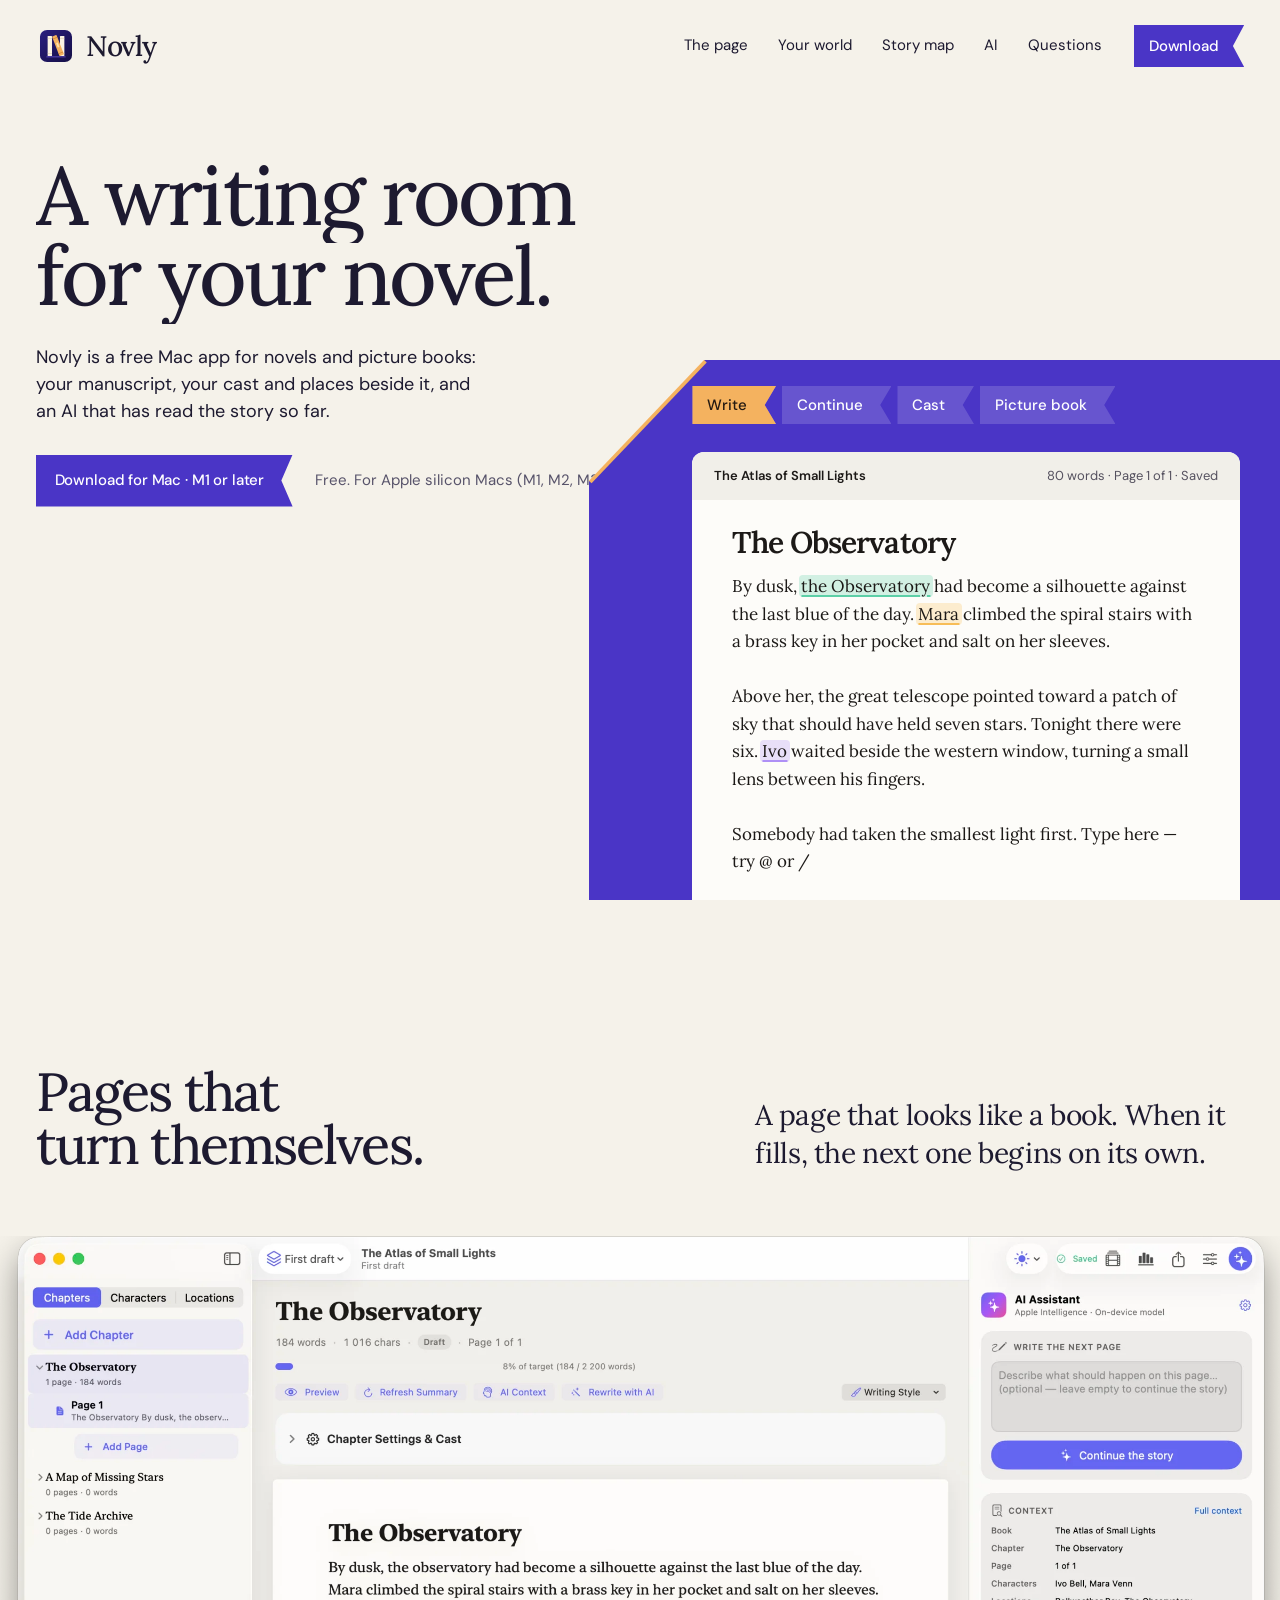
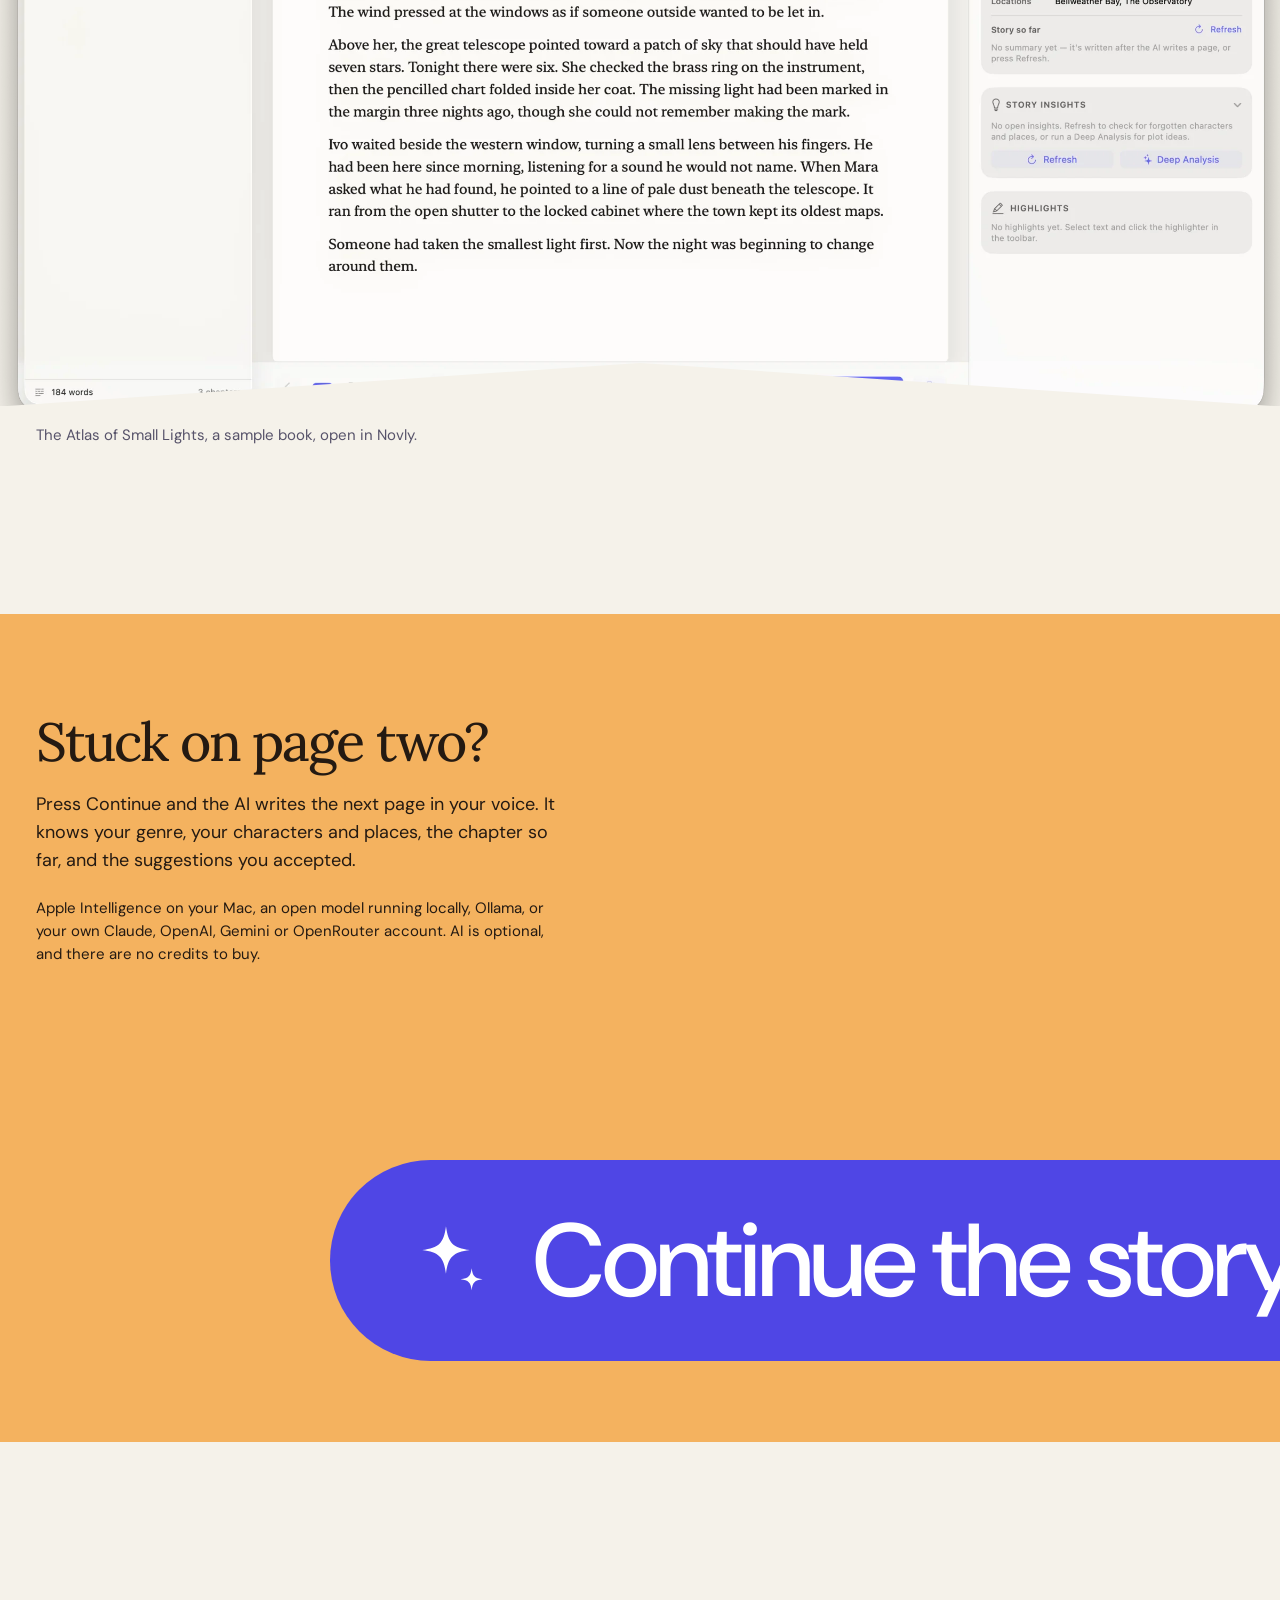
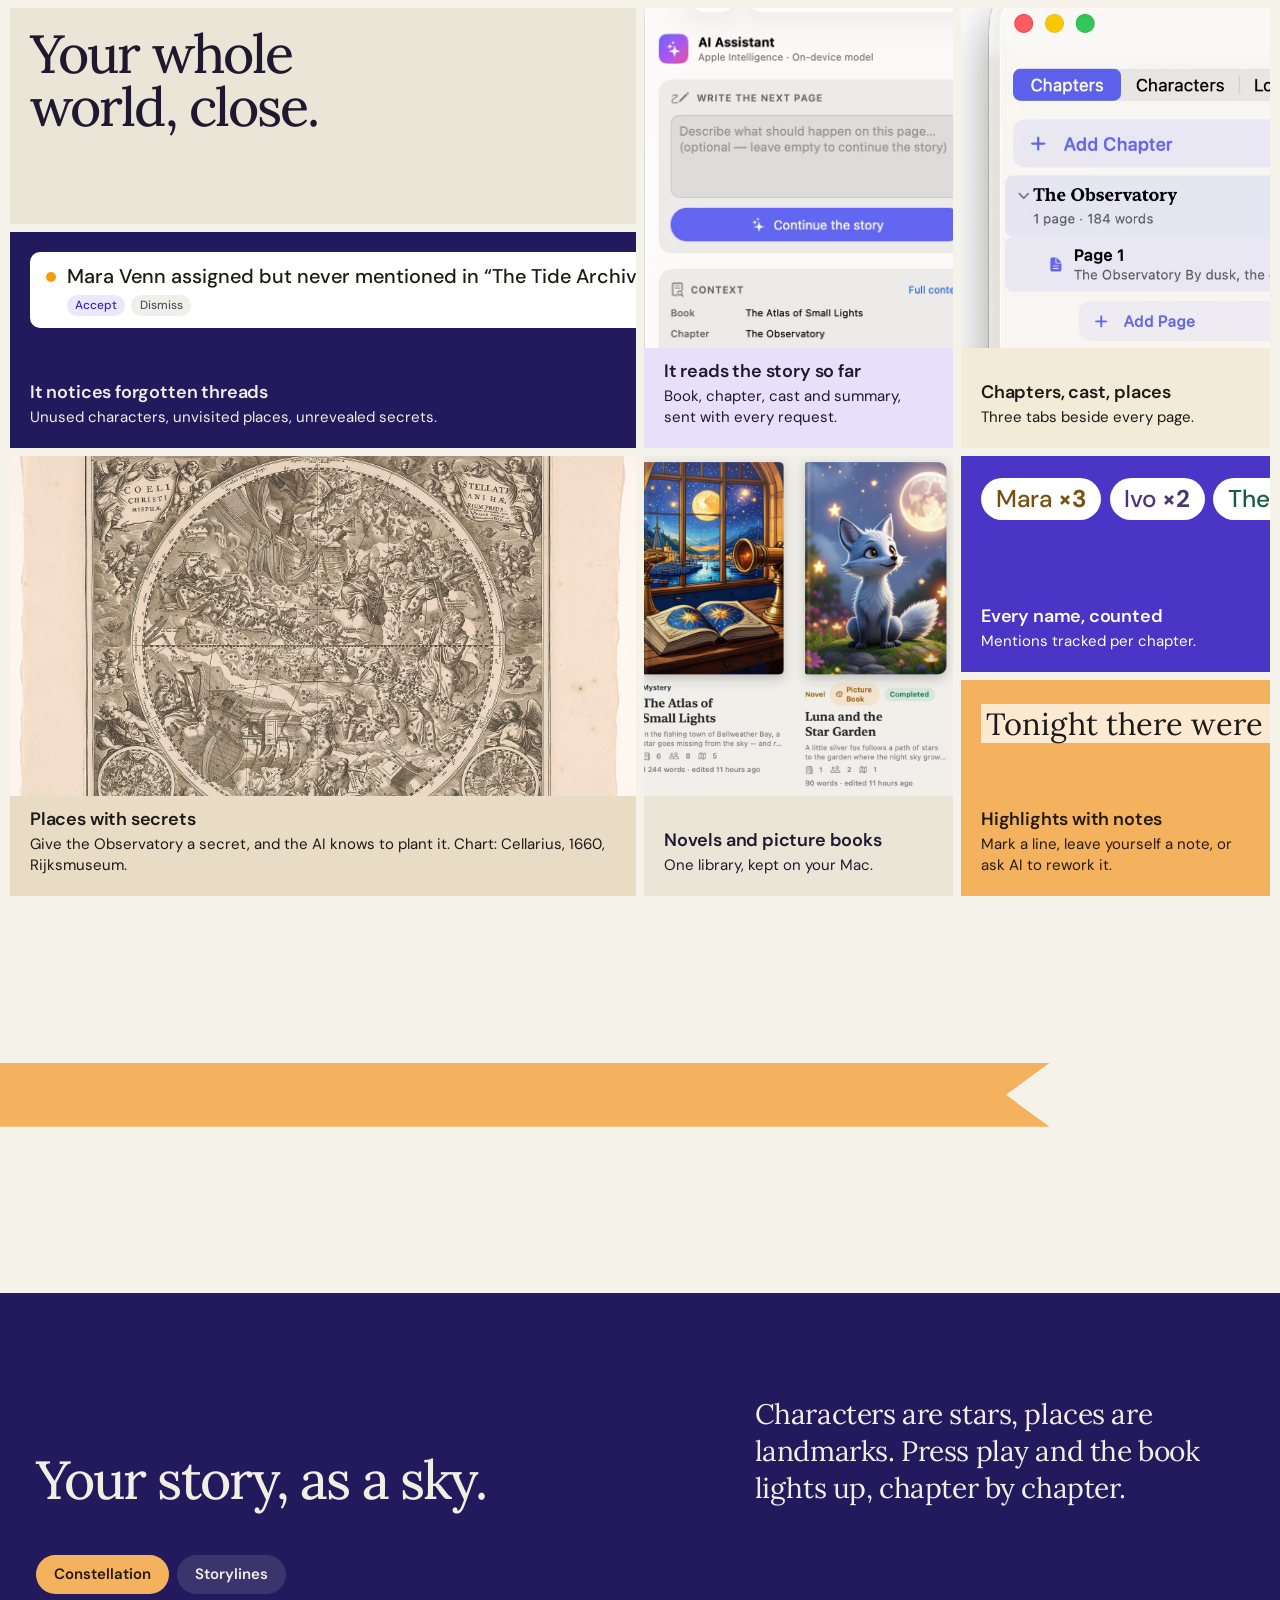
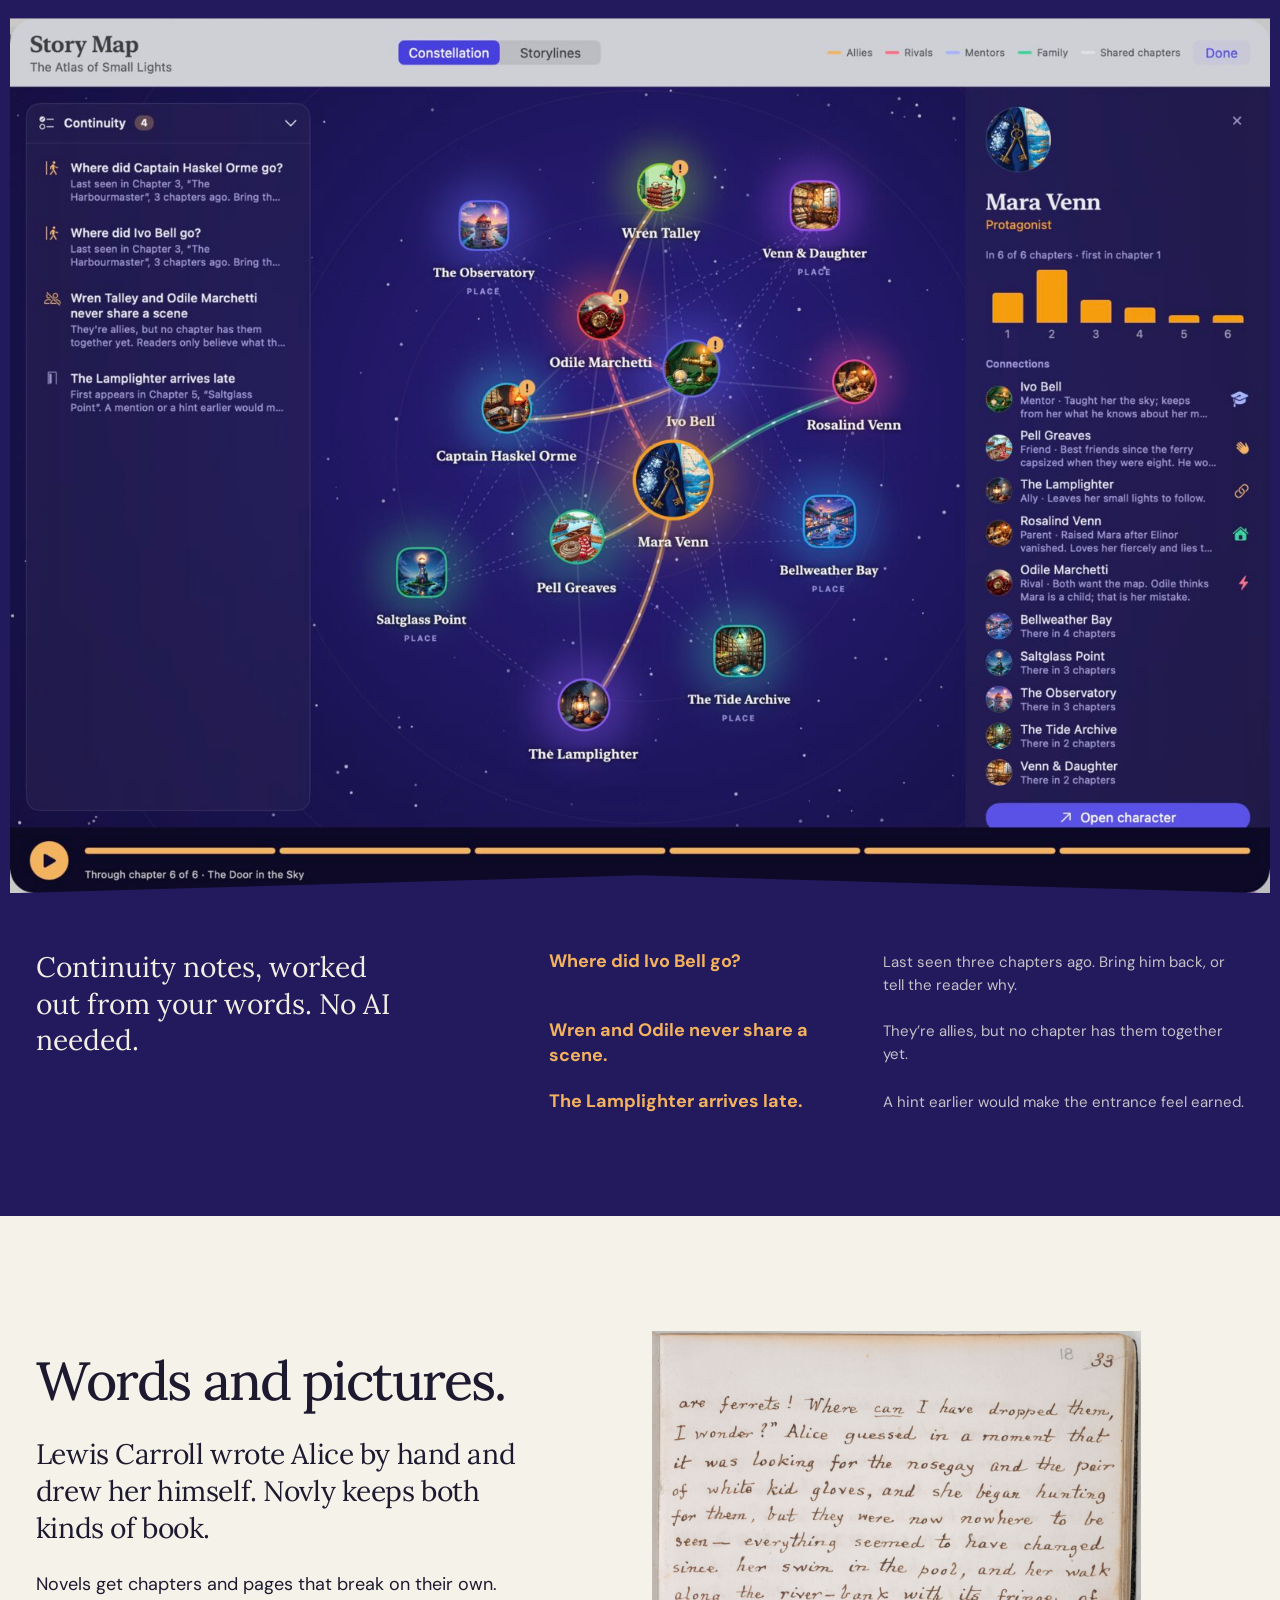
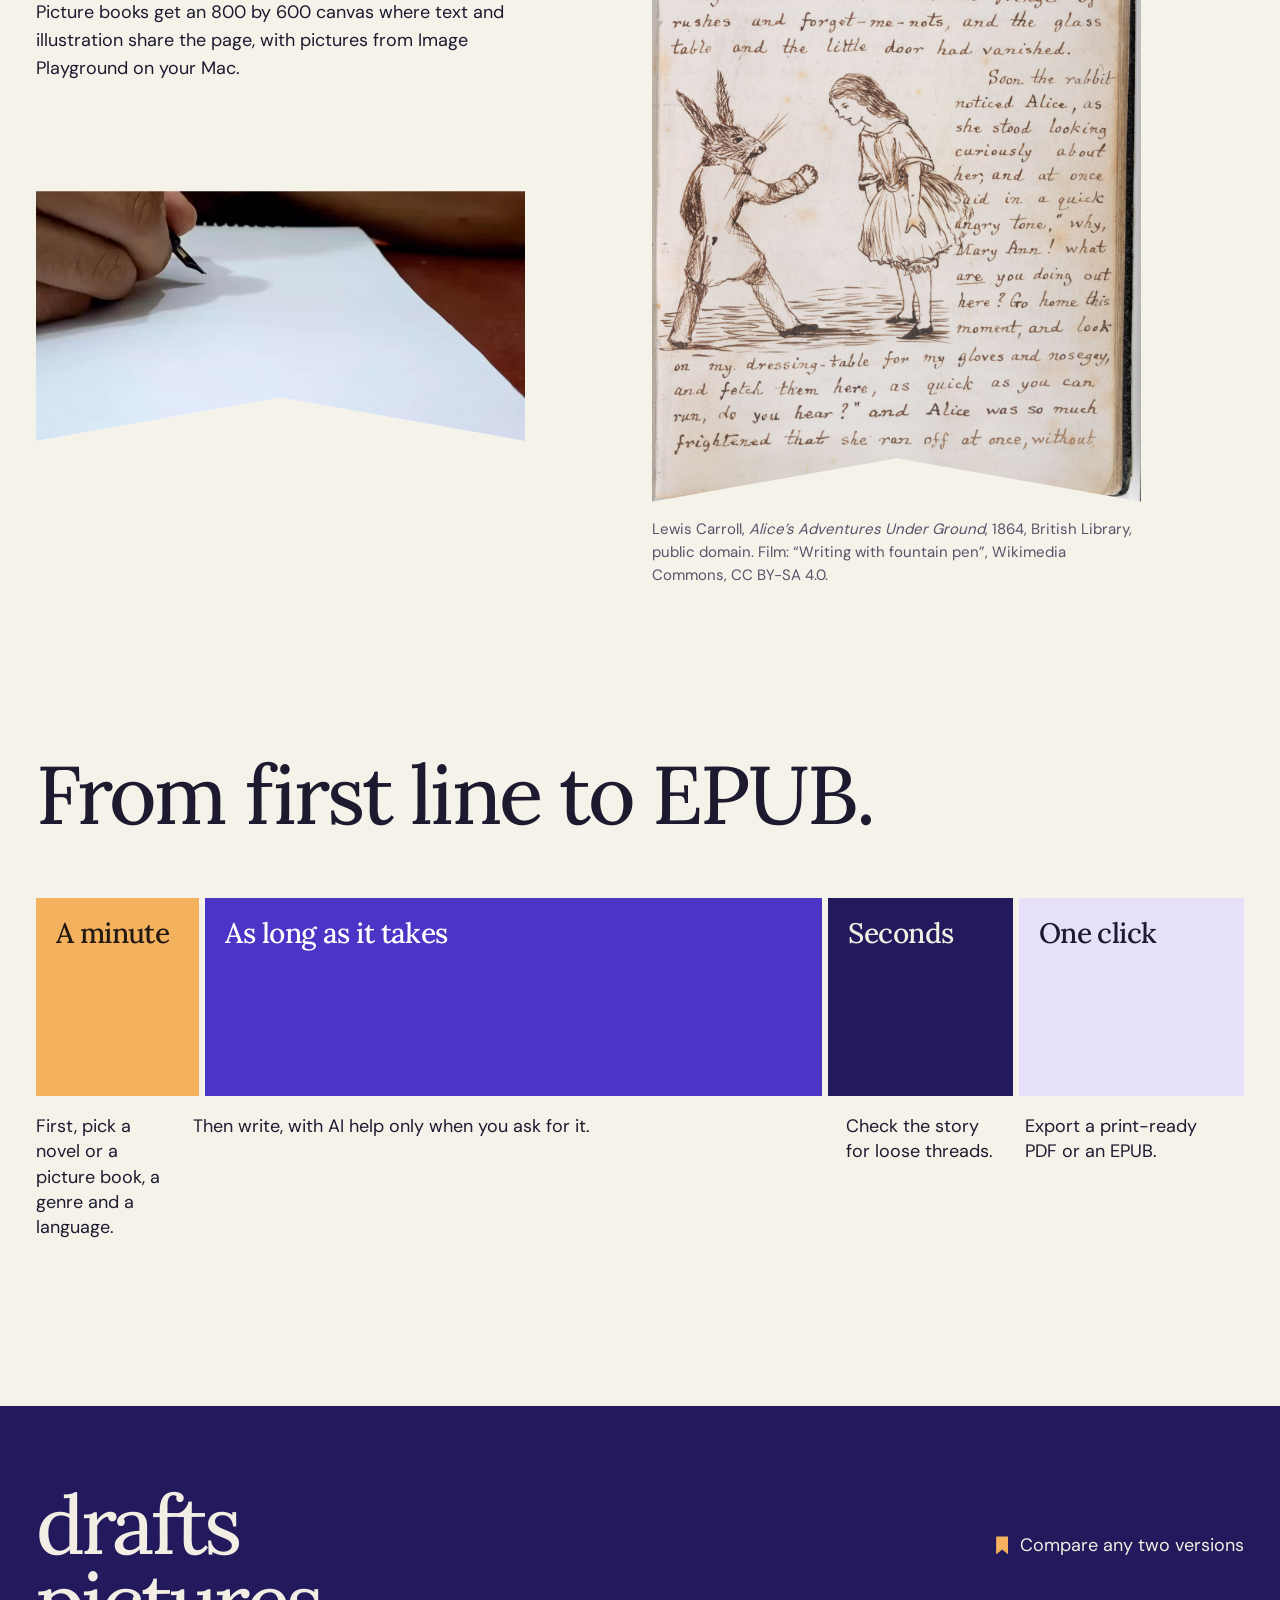
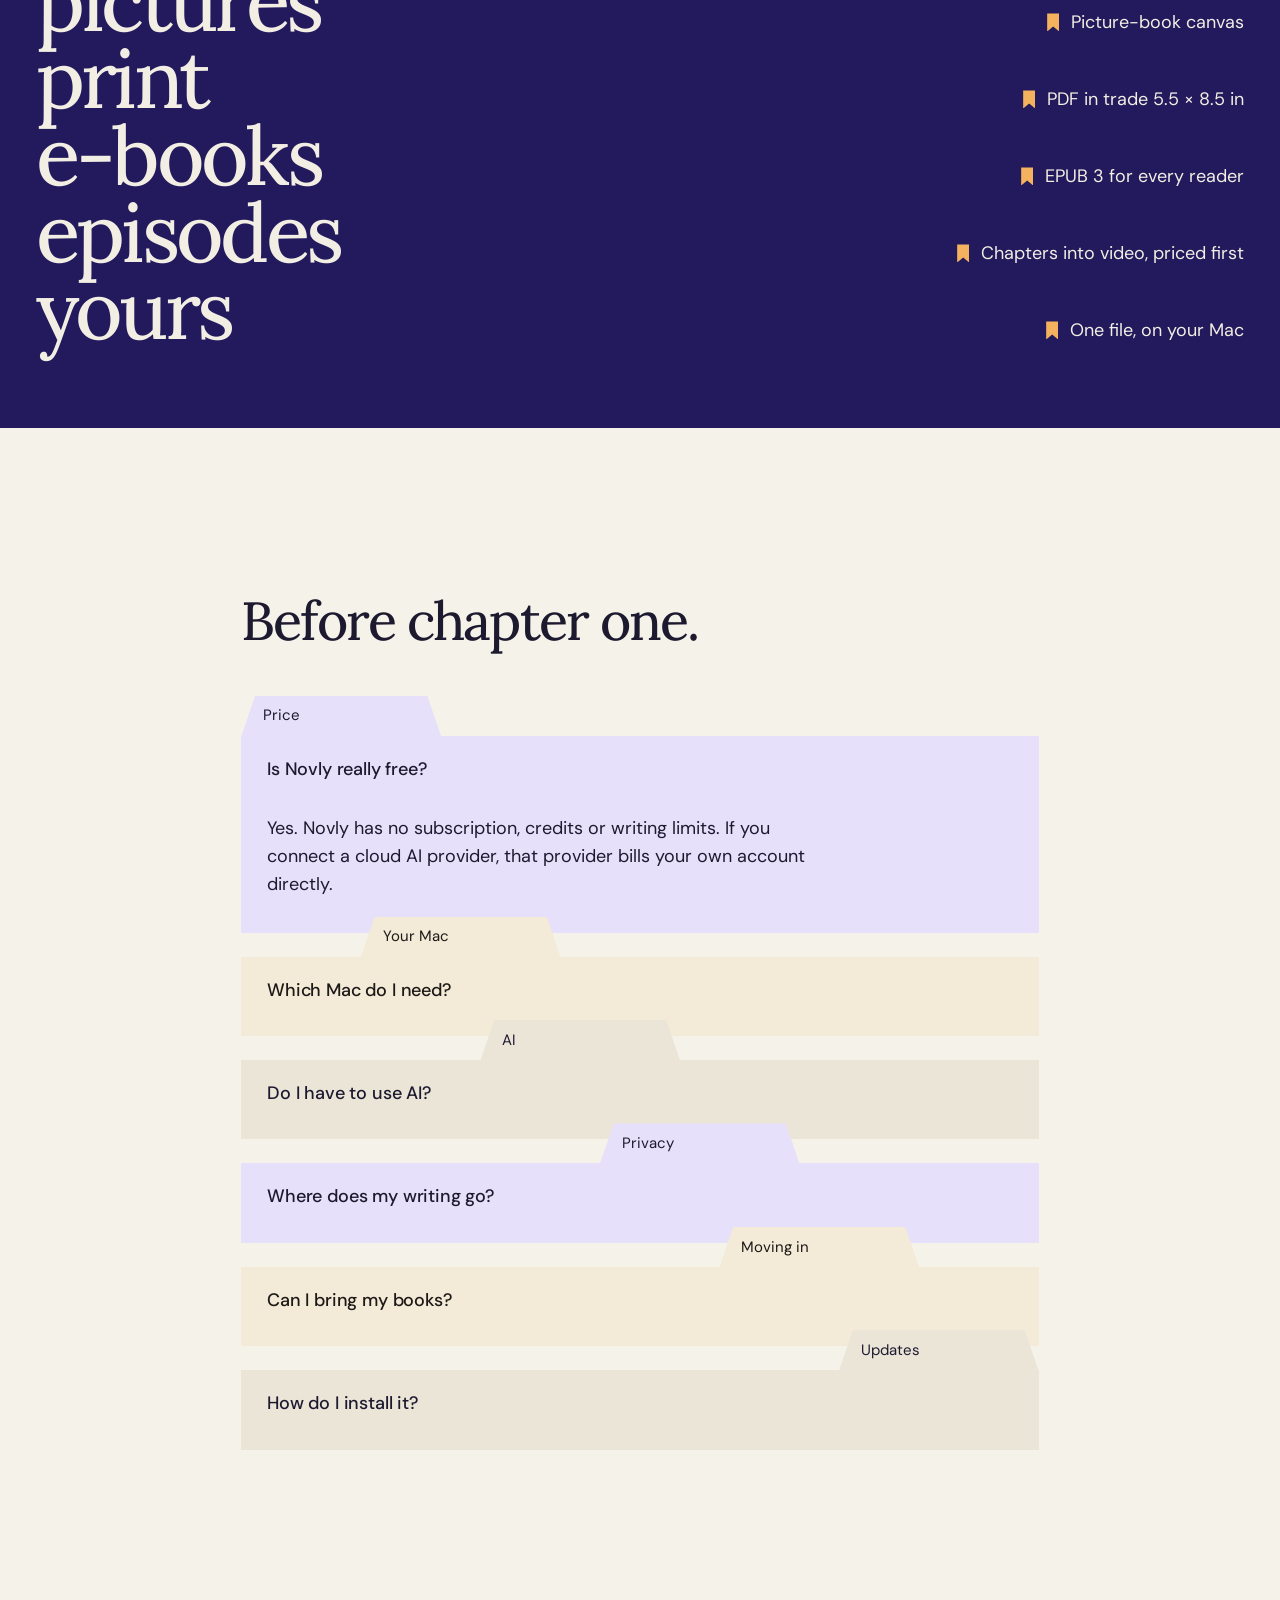
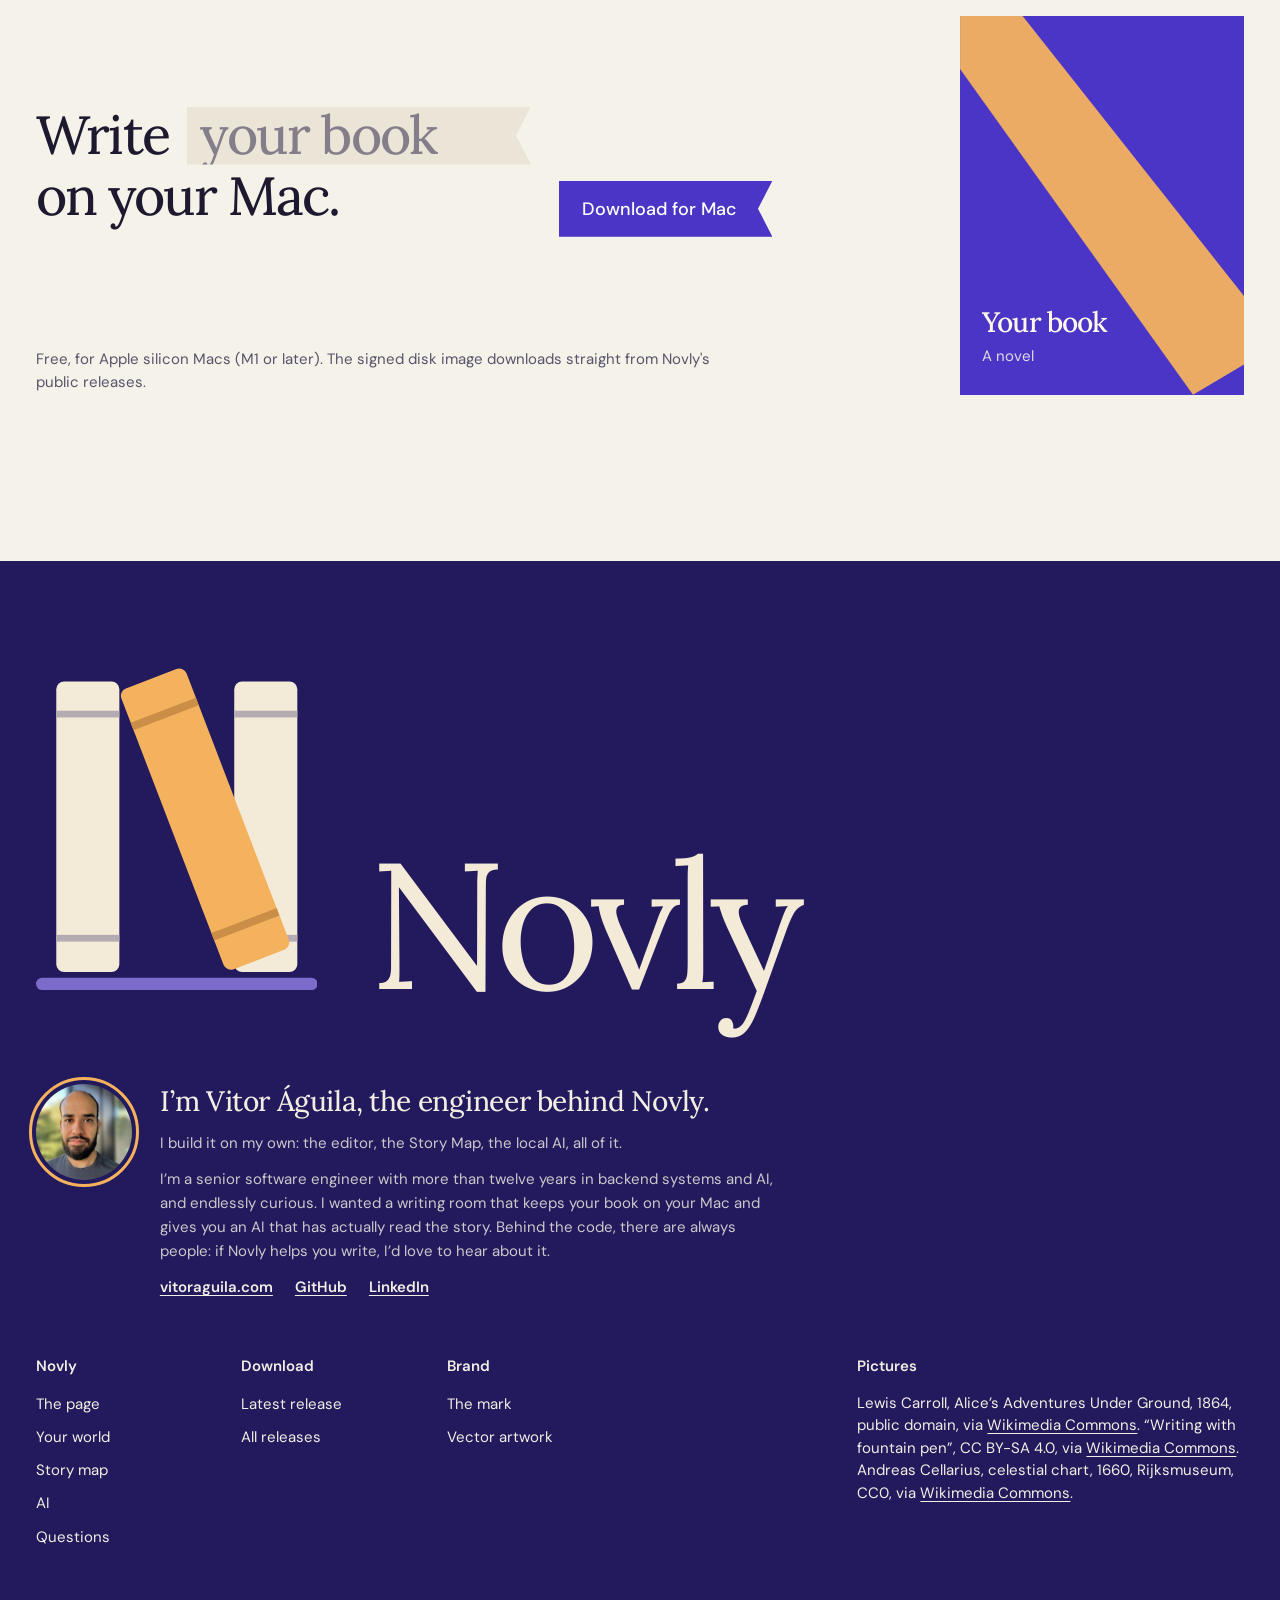
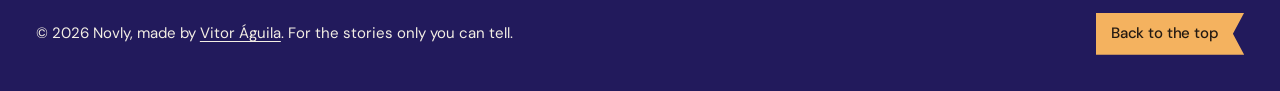
<file: index.html>
<!doctype html>
<html lang="en">
<head>
  <meta charset="utf-8">
  <meta name="viewport" content="width=device-width,initial-scale=1">
  <title>Novly — a writing room for your novel</title>
  <meta name="description" content="Novly is a free Mac app for novels and picture books: a paper-like manuscript, your cast and places beside it, and AI that has read the story so far — on your Mac or your own account.">
  <meta name="theme-color" content="#f5f2ea" media="(prefers-color-scheme: light)">
  <meta name="theme-color" content="#14112a" media="(prefers-color-scheme: dark)">
  <meta property="og:title" content="Novly — a writing room for your novel">
  <meta property="og:description" content="A free Mac app for novels and picture books, with AI that has read the story so far.">
  <meta property="og:type" content="website">
  <meta property="og:url" content="https://novly-story.github.io/">
  <meta property="og:image" content="https://novly-story.github.io/assets/novly-og.png">
  <meta name="twitter:card" content="summary_large_image">
  <link rel="icon" type="image/png" sizes="32x32" href="assets/favicon.png">
  <link rel="icon" type="image/svg+xml" href="assets/novely-icon.svg">
  <link rel="preload" href="assets/lora-var.ttf" as="font" type="font/ttf" crossorigin>
  <link rel="preload" href="assets/dm-sans-var.ttf" as="font" type="font/ttf" crossorigin>
  <link rel="stylesheet" href="assets/site.css">
  <script>document.documentElement.classList.add('js')</script>
</head>
<body>
  <a class="skip-link" href="#main">Skip to content</a>

  <header class="nav shell">
    <a class="brand" href="#top" aria-label="Novly, back to the top"><img src="assets/novely-icon.svg" width="40" height="40" alt=""><span>Novly</span></a>
    <nav class="nav-links" aria-label="Sections">
      <a href="#room">The page</a>
      <a href="#world">Your world</a>
      <a href="#map">Story map</a>
      <a href="#ai">AI</a>
      <a href="#questions">Questions</a>
    </nav>
    <a class="ribbon-button small-button" href="https://github.com/Novly-Story/releases/releases/latest/download/Novly.dmg" data-download title="Novly.dmg for Macs with Apple silicon (M1 or later)" aria-label="Download Novly for Mac, Apple silicon">Download</a>
  </header>

  <main id="main">
    <!-- HERO — a working manuscript on a stage cut with the ribbon's diagonal -->
    <section class="hero" id="top">
      <div class="shell hero-copy">
        <h1 class="lines" aria-label="A writing room for your novel.">
          <span class="line"><span data-line style="--i:0">A writing room</span></span>
          <span class="line"><span data-line style="--i:1">for your novel.</span></span>
        </h1>
        <p class="hero-lead" data-rise style="--i:2">Novly is a free Mac app for novels and picture books: your manuscript, your cast and places beside it, and an AI that has read the story so far.</p>
        <div class="hero-action" data-rise style="--i:3">
          <a class="ribbon-button" href="https://github.com/Novly-Story/releases/releases/latest/download/Novly.dmg" data-download title="Novly.dmg for Macs with Apple silicon (M1 or later)">Download for Mac · M1 or later</a>
          <p class="note">Free<span data-release-version></span>. For Apple silicon Macs (M1, M2, M3, M4 and later) on macOS 26. Not for Intel Macs.</p>
        </div>
      </div>

      <div class="stage" data-rise style="--i:4">
        <svg class="stage-ribbon" viewBox="0 0 160 160" preserveAspectRatio="none" aria-hidden="true"><path d="M0 160 L160 0" /></svg>
        <div class="slides" id="slides" role="region" aria-roledescription="carousel" aria-label="Novly in four moments">
          <article class="slide is-active" id="slide-0" role="group" aria-roledescription="slide" aria-label="1 of 4: Write">
            <div class="page-ui" data-ui aria-label="A live Novly manuscript page. Type to try it.">
              <div class="page-ui__bar">
                <span class="page-ui__book">The Atlas of Small Lights</span>
                <span class="page-ui__stats"><span id="live-words">184</span> words · Page 1 of 1 · Saved</span>
              </div>
              <div class="page-ui__paper">
                <p class="page-ui__title">The Observatory</p>
                <div class="manuscript">
                  <div class="manuscript__mirror" aria-hidden="true" id="mirror"></div>
                  <textarea class="manuscript__input" id="manuscript" spellcheck="false" aria-label="Try the manuscript: type here. Names of characters and places light up, @ mentions someone, / opens commands.">By dusk, the Observatory had become a silhouette against the last blue of the day. Mara climbed the spiral stairs with a brass key in her pocket and salt on her sleeves.

Above her, the great telescope pointed toward a patch of sky that should have held seven stars. Tonight there were six. Ivo waited beside the western window, turning a small lens between his fingers.

Somebody had taken the smallest light first. Type here — try @ or /</textarea>
                  <div class="menu-ui" id="menu" hidden role="listbox" aria-label="Suggestions"></div>
                </div>
                <div class="mentions-ui" id="mentions" aria-live="polite"></div>
              </div>
            </div>
          </article>

          <article class="slide" id="slide-1" role="group" aria-roledescription="slide" aria-label="2 of 4: Continue with AI" aria-hidden="true">
            <div class="page-ui" data-ui>
              <div class="page-ui__bar"><span class="page-ui__book">The Atlas of Small Lights</span><span class="page-ui__stats">Page 2 of 2 · Writing…</span></div>
              <div class="page-ui__paper">
                <p class="page-ui__title">A Map of Missing Stars</p>
                <p class="ai-page">Mara turned the brass key until the cabinet sighed open. Inside, on the oldest map of Bellweather Bay, someone had drawn a seventh star in fresh ink.</p>
                <p class="ai-page ai-page--typing"><span id="ai-typed"></span><span class="caret" aria-hidden="true"></span></p>
              </div>
            </div>
            <div class="assistant-ui" data-ui>
              <p class="assistant-ui__head"><span class="assistant-ui__mark" aria-hidden="true"></span>AI Assistant<small>Apple Intelligence · On-device model</small></p>
              <p class="assistant-ui__ask">The cabinet holds a map with a new star.</p>
              <p class="assistant-ui__button"><span class="spinner" aria-hidden="true"></span>Writing the next page…</p>
            </div>
          </article>

          <article class="slide" id="slide-2" role="group" aria-roledescription="slide" aria-label="3 of 4: Your cast" aria-hidden="true">
            <div class="cast-ui" data-ui>
              <div class="cast-ui__hero">
                <span class="cast-ui__avatar">M</span>
                <div><p class="cast-ui__name">Mara Venn</p><p class="cast-ui__aka">aka “Mara” · <span>Protagonist</span></p></div>
              </div>
              <dl class="cast-ui__facts">
                <div><dt>Personality</dt><dd>Stubborn, curious, keeps every key she has ever been given.</dd></div>
                <div><dt>Appearance</dt><dd>Salt on her sleeves, a brass key on a string, ink on two fingers.</dd></div>
              </dl>
              <p class="cast-ui__label">Relationships</p>
              <p class="cast-ui__rel"><span class="cast-ui__mini">I</span>Ivo Bell<em>Mentor</em></p>
              <p class="cast-ui__rel"><span class="cast-ui__mini cast-ui__mini--place">O</span>The Observatory<em>Her secret</em></p>
              <p class="cast-ui__foot">12 mentions in this chapter</p>
            </div>
          </article>

          <article class="slide" id="slide-3" role="group" aria-roledescription="slide" aria-label="4 of 4: A picture book" aria-hidden="true">
            <div class="kids-ui" data-ui>
              <div class="kids-ui__bar"><span>Luna and the Star Garden</span><span>Page 3 · 800 × 600</span></div>
              <div class="kids-ui__canvas">
                <span class="kids-ui__moon" aria-hidden="true"></span>
                <span class="kids-ui__hill" aria-hidden="true"></span>
                <span class="kids-ui__star s-a" aria-hidden="true"></span><span class="kids-ui__star s-b" aria-hidden="true"></span><span class="kids-ui__star s-c" aria-hidden="true"></span><span class="kids-ui__star s-d" aria-hidden="true"></span>
                <p class="kids-ui__text">One quiet night, a little silver fox named <b>Luna</b> looked up at the sky.</p>
              </div>
            </div>
          </article>
        </div>

        <div class="slide-tabs" role="tablist" aria-label="Choose a moment">
          <button class="slide-tab is-active" role="tab" aria-selected="true" aria-controls="slide-0" data-go="0"><span class="slide-tab__fill"></span><span class="slide-tab__label">Write</span></button>
          <button class="slide-tab" role="tab" aria-selected="false" aria-controls="slide-1" data-go="1"><span class="slide-tab__fill"></span><span class="slide-tab__label">Continue</span></button>
          <button class="slide-tab" role="tab" aria-selected="false" aria-controls="slide-2" data-go="2"><span class="slide-tab__fill"></span><span class="slide-tab__label">Cast</span></button>
          <button class="slide-tab" role="tab" aria-selected="false" aria-controls="slide-3" data-go="3"><span class="slide-tab__fill"></span><span class="slide-tab__label">Picture book</span></button>
        </div>
      </div>
    </section>

    <!-- THE REAL THING — the signature shutter on the app itself -->
    <section class="room" id="room">
      <div class="shell room-copy">
        <h2 data-reveal>Pages that turn themselves.</h2>
        <p class="statement" data-reveal style="--i:1">A page that looks like a book. When it fills, the next one begins on its own.</p>
      </div>
      <figure class="room-shot" data-shutter>
        <div class="notch-mask"><div class="shutter">
          <img src="assets/shots/editor.webp" width="2400" height="1445" alt="Novly on a Mac: the chapter list on the left, the page ‘The Observatory’ in the middle, and the AI Assistant with the book’s context on the right." loading="lazy" decoding="async">
        </div></div>
        <figcaption class="shell">The Atlas of Small Lights, a sample book, open in Novly.</figcaption>
      </figure>
    </section>

    <!-- SHOWCASE — the one control the product turns on, blown up -->
    <section class="showcase" id="ai" data-state="gold">
      <div class="shell showcase-copy">
        <h2 data-reveal><span id="stuck-word">Stuck</span> on page two?</h2>
        <p data-reveal style="--i:1">Press Continue and the AI writes the next page in your voice. It knows your genre, your characters and places, the chapter so far, and the suggestions you accepted.</p>
        <p class="providers" data-reveal style="--i:2">Apple Intelligence on your Mac, an open model running locally, Ollama, or your own Claude, OpenAI, Gemini or OpenRouter account. AI is optional, and there are no credits to buy.</p>
        <p class="continuation" id="continuation" aria-live="polite"></p>
      </div>
      <div class="control-wrap" data-ui>
        <button class="continue-ui" id="continue" type="button" aria-describedby="continuation">
          <svg viewBox="0 0 24 24" aria-hidden="true"><path d="M12 2.5c.6 4.6 1.9 5.9 6.5 6.5-4.6.6-5.9 1.9-6.5 6.5-.6-4.6-1.9-5.9-6.5-6.5 4.6-.6 5.9-1.9 6.5-6.5Z"/><path d="M19 14c.3 2.2.8 2.7 3 3-2.2.3-2.7.8-3 3-.3-2.2-.8-2.7-3-3 2.2-.3 2.7-.8 3-3Z"/></svg>
          <span>Continue the story</span>
        </button>
      </div>
    </section>

    <!-- FEATURES — close-ups on a board -->
    <section class="board-section" id="world">
      <div class="board">
        <div class="tile t-heading"><h2 data-reveal>Your whole world, close.</h2></div>

        <figure class="tile t-ai picture-tile" data-reveal style="--i:1">
          <div class="tile-media"><img src="assets/shots/ai.jpg" width="740" height="1160" alt="The AI Assistant panel: a field to describe the next page, a Continue the story button, and the book's context: chapter, characters Ivo Bell and Mara Venn, locations." loading="lazy" decoding="async"></div>
          <figcaption><strong>It reads the story so far</strong>Book, chapter, cast and summary, sent with every request.</figcaption>
        </figure>

        <figure class="tile t-sidebar picture-tile" data-reveal style="--i:2">
          <div class="tile-media"><img src="assets/shots/sidebar.jpg" width="602" height="1000" alt="The sidebar: Chapters, Characters and Locations tabs, with chapters The Observatory, A Map of Missing Stars and The Tide Archive." loading="lazy" decoding="async"></div>
          <figcaption><strong>Chapters, cast, places</strong>Three tabs beside every page.</figcaption>
        </figure>

        <div class="tile t-insight" data-reveal style="--i:3">
          <div class="insight-ui" data-ui>
            <span class="insight-ui__dot"></span>
            <span class="insight-ui__title">Mara Venn assigned but never mentioned in “The Tide Archive”</span>
            <span class="insight-ui__actions"><span>Accept</span><span>Dismiss</span></span>
          </div>
          <p class="caption"><strong>It notices forgotten threads</strong>Unused characters, unvisited places, unrevealed secrets.</p>
        </div>

        <figure class="tile t-chart picture-tile drift-tile" data-reveal style="--i:4">
          <div class="tile-media"><img src="assets/shots/star-chart.jpg" width="1800" height="1523" alt="A 1660 engraved celestial chart, the northern sky drawn as figures inside a circle, with cherubs in the corners." loading="lazy" decoding="async"></div>
          <figcaption><strong>Places with secrets</strong>Give the Observatory a secret, and the AI knows to plant it. Chart: Cellarius, 1660, Rijksmuseum.</figcaption>
        </figure>

        <figure class="tile t-shelf picture-tile" data-reveal style="--i:5">
          <div class="tile-media"><img src="assets/shots/shelf.jpg" width="860" height="908" alt="The two sample books every new Novly library starts with: The Atlas of Small Lights, a mystery novel, and Luna and the Star Garden, a picture book." loading="lazy" decoding="async"></div>
          <figcaption><strong>Novels and picture books</strong>One library, kept on your Mac.</figcaption>
        </figure>

        <div class="tile t-mentions" data-reveal style="--i:6">
          <div class="chips-ui" data-ui>
            <span style="--c:#f59e0b">Mara <b>×3</b></span>
            <span style="--c:#8b5cf6">Ivo <b>×2</b></span><!-- taste-skill-ignore: the character's colour in the app -->
            <span style="--c:#10b981">The Observatory <b>×1</b></span>
          </div>
          <p class="caption"><strong>Every name, counted</strong>Mentions tracked per chapter.</p>
        </div>

        <div class="tile t-highlight" data-reveal style="--i:7">
          <p class="highlight-ui" data-ui><mark>Tonight there were six.</mark></p>
          <p class="caption"><strong>Highlights with notes</strong>Mark a line, leave yourself a note, or ask AI to rework it.</p>
        </div>
      </div>
    </section>

    <!-- THE BAND — one ribbon across the page -->
    <div class="ribbon-band" aria-hidden="true"><div class="ribbon-band__strip drift-x"></div></div>

    <!-- STORY MAP — the book as a sky -->
    <section class="map-section" id="map">
      <div class="shell map-copy">
        <h2 data-reveal>Your story, as a sky.</h2>
        <p class="statement" data-reveal style="--i:1">Characters are stars, places are landmarks. Press play and the book lights up, chapter by chapter.</p>
      </div>
      <div class="shell map-switch" role="tablist" aria-label="Story Map views" data-reveal style="--i:2">
        <button class="map-tab" role="tab" id="map-tab-0" aria-selected="true" aria-controls="map-view-0" data-map="0">Constellation</button>
        <button class="map-tab" role="tab" id="map-tab-1" aria-selected="false" aria-controls="map-view-1" data-map="1" tabindex="-1">Storylines</button>
      </div>
      <figure class="map-shot" data-shutter>
        <div class="notch-mask"><div class="shutter map-frames">
          <img class="map-frame is-active" id="map-view-0" role="tabpanel" aria-labelledby="map-tab-0" src="assets/shots/map-constellation.jpg" width="1600" height="1111" alt="The Story Map's constellation for The Atlas of Small Lights: characters as glowing stars joined by relationship lines, places as landmarks, a continuity panel on the left and Mara Venn's card on the right with her mentions per chapter and connections." loading="lazy" decoding="async">
          <img class="map-frame" id="map-view-1" role="tabpanel" aria-labelledby="map-tab-1" src="assets/shots/map-storylines.jpg" width="1600" height="1111" alt="The Story Map's storylines: each character is a coloured thread moving between the Observatory, Venn and Daughter, the Tide Archive and Saltglass Point across six chapters, bundling where characters meet." loading="lazy" decoding="async">
        </div></div>
      </figure>
      <div class="shell map-notes">
        <p class="map-notes__lead" data-reveal>Continuity notes, worked out from your words. No AI needed.</p>
        <ul class="map-notes__list">
          <li data-reveal style="--i:1"><strong>Where did Ivo Bell go?</strong><span>Last seen three chapters ago. Bring him back, or tell the reader why.</span></li>
          <li data-reveal style="--i:2"><strong>Wren and Odile never share a scene.</strong><span>They&rsquo;re allies, but no chapter has them together yet.</span></li>
          <li data-reveal style="--i:3"><strong>The Lamplighter arrives late.</strong><span>A hint earlier would make the entrance feel earned.</span></li>
        </ul>
      </div>
    </section>

    <!-- ABOUT — a book has always been words and pictures -->
    <section class="carroll">
      <div class="shell carroll-grid">
        <div class="carroll-copy">
          <h2 data-reveal>Words and pictures.</h2>
          <p class="statement" data-reveal style="--i:1">Lewis Carroll wrote Alice by hand and drew her himself. Novly keeps both kinds of book.</p>
          <p class="carroll-detail" data-reveal style="--i:2">Novels get chapters and pages that break on their own. Picture books get an 800 by 600 canvas where text and illustration share the page, with pictures from Image Playground on your Mac.</p>
        </div>
        <figure class="carroll-main notch-mask" data-reveal style="--i:1">
          <img class="drift" src="assets/shots/alice-18r.jpg" width="1270" height="2000" alt="Lewis Carroll's handwritten manuscript of Alice's Adventures Under Ground, page 33: the White Rabbit, drawn in ink, scolds Alice beside the text." loading="lazy" decoding="async">
        </figure>
        <figure class="carroll-small notch-mask" data-reveal style="--i:3">
          <video autoplay muted loop playsinline preload="metadata" poster="assets/writing-with-fountain-pen-poster.jpg" width="854" height="436" aria-hidden="true">
            <source src="assets/writing-with-fountain-pen.mp4" type="video/mp4">
            <source src="assets/writing-with-fountain-pen.webm" type="video/webm">
          </video>
        </figure>
        <p class="credit">Lewis Carroll, <cite>Alice’s Adventures Under Ground</cite>, 1864, British Library, public domain. Film: “Writing with fountain pen”, Wikimedia Commons, CC BY-SA 4.0.</p>
      </div>
    </section>

    <!-- HOW IT WORKS — the stages as one bar -->
    <section class="journey">
      <div class="shell">
        <h2 data-reveal>From first line to EPUB.</h2>
        <div class="bar" data-ui data-reveal style="--i:1">
          <div class="bar__seg s1" style="--grow:12"><p class="bar__label">A minute</p></div>
          <div class="bar__seg s2" style="--grow:56"><p class="bar__label">As long as it takes</p></div>
          <div class="bar__seg s3" style="--grow:14"><p class="bar__label">Seconds</p></div>
          <div class="bar__seg s4" style="--grow:18"><p class="bar__label">One click</p></div>
        </div>
        <div class="bar-notes">
          <p style="--grow:12;--i:2" data-reveal>First, pick a novel or a picture book, a genre and a language.</p>
          <p style="--grow:56;--i:3" data-reveal>Then write, with AI help only when you ask for it.</p>
          <p style="--grow:14;--i:4" data-reveal>Check the story for loose threads.</p>
          <p style="--grow:18;--i:5" data-reveal>Export a print-ready PDF or an EPUB.</p>
        </div>
      </div>
    </section>

    <!-- LIST — one item per poster line -->
    <section class="poster" aria-label="Everything else in Novly">
      <ul class="poster-list">
        <li data-reveal><span class="poster-item">drafts</span><span class="poster-fact">Compare any two versions</span></li>
        <li data-reveal><span class="poster-item">pictures</span><span class="poster-fact">Picture-book canvas</span></li>
        <li data-reveal><span class="poster-item">print</span><span class="poster-fact">PDF in trade 5.5 × 8.5 in</span></li>
        <li data-reveal><span class="poster-item">e-books</span><span class="poster-fact">EPUB 3 for every reader</span></li>
        <li data-reveal><span class="poster-item">episodes</span><span class="poster-fact">Chapters into video, priced first</span></li>
        <li data-reveal><span class="poster-item">yours</span><span class="poster-fact">One file, on your Mac</span></li>
      </ul>
    </section>

    <!-- FAQ — tabbed index cards -->
    <section class="faq" id="questions">
      <div class="shell faq-inner">
        <h2 data-reveal>Before chapter one.</h2>
        <div class="cards" data-reveal style="--i:1">
          <div class="card is-open" style="--n:0">
            <button class="card__tab" aria-expanded="true" aria-controls="a0" id="q0"><span class="card__topic">Price</span><span class="card__q">Is Novly really free?</span></button>
            <div class="card__panel" id="a0" role="region" aria-labelledby="q0"><div><p>Yes. Novly has no subscription, credits or writing limits. If you connect a cloud AI provider, that provider bills your own account directly.</p></div></div>
          </div>
          <div class="card" style="--n:1">
            <button class="card__tab" aria-expanded="false" aria-controls="a1" id="q1"><span class="card__topic">Your Mac</span><span class="card__q">Which Mac do I need?</span></button>
            <div class="card__panel" id="a1" role="region" aria-labelledby="q1"><div><p>An Apple silicon Mac with macOS 26 or later. Apple Intelligence also depends on your device, language and region; local models and cloud AI work without it.</p></div></div>
          </div>
          <div class="card" style="--n:2">
            <button class="card__tab" aria-expanded="false" aria-controls="a2" id="q2"><span class="card__topic">AI</span><span class="card__q">Do I have to use AI?</span></button>
            <div class="card__panel" id="a2" role="region" aria-labelledby="q2"><div><p>No. Everything about writing works without it. When you want help, choose Apple Intelligence, an open model on your Mac, Ollama, or a cloud provider you connect.</p></div></div>
          </div>
          <div class="card" style="--n:3">
            <button class="card__tab" aria-expanded="false" aria-controls="a3" id="q3"><span class="card__topic">Privacy</span><span class="card__q">Where does my writing go?</span></button>
            <div class="card__panel" id="a3" role="region" aria-labelledby="q3"><div><p>Your library is one file on your Mac. With on-device AI nothing leaves it. If you choose a cloud AI, the prompt and story context for that request go to that provider, under its terms.</p></div></div>
          </div>
          <div class="card" style="--n:4">
            <button class="card__tab" aria-expanded="false" aria-controls="a4" id="q4"><span class="card__topic">Moving in</span><span class="card__q">Can I bring my books?</span></button>
            <div class="card__panel" id="a4" role="region" aria-labelledby="q4"><div><p>Books from the Author Book web app come across in one import: chapters, characters, places, relationships, insights, portraits and episodes.</p></div></div>
          </div>
          <div class="card" style="--n:5">
            <button class="card__tab" aria-expanded="false" aria-controls="a5" id="q5"><span class="card__topic">Updates</span><span class="card__q">How do I install it?</span></button>
            <div class="card__panel" id="a5" role="region" aria-labelledby="q5"><div><p>Download the signed, notarized disk image from GitHub and drag Novly to Applications. After that it keeps itself up to date.</p></div></div>
          </div>
        </div>
      </div>
    </section>

    <!-- CTA — a sentence with a blank -->
    <section class="cta">
      <div class="shell cta-grid">
        <form class="cta-sentence" action="https://github.com/Novly-Story/releases/releases/latest/download/Novly.dmg" method="get" data-download data-reveal>
          <label class="visually-hidden" for="title-input">Your book's title</label>
          <h2>
            <span>Write <input id="title-input" type="text" placeholder="your book" autocomplete="off" maxlength="28"></span>
            <span>on your Mac.</span>
          </h2>
          <button type="submit" class="cta-button" title="Novly.dmg for Macs with Apple silicon (M1 or later)">Download for Mac</button>
        </form>
        <p class="cta-note" data-reveal style="--i:1">Free, for Apple silicon Macs (M1 or later). The signed disk image downloads straight from Novly's public releases.</p>
        <div class="cover-ui" data-ui aria-hidden="true" data-reveal style="--i:2">
          <div class="cover-ui__ribbon"></div>
          <p class="cover-ui__title" id="cover-title">Your book</p>
          <p class="cover-ui__author">A novel</p>
        </div>
      </div>
    </section>
  </main>

  <!-- FOOTER — the mark, built large -->
  <footer class="footer">
    <div class="shell">
      <div class="footer-mark">
      <svg class="mark-large" viewBox="262 200 500 602" role="img" aria-label="Novly: three books on a shelf spell the letter N">
        <rect class="m-page" x="298" y="254" width="112" height="516" rx="14"/>
        <rect class="m-page" x="614" y="254" width="112" height="516" rx="14"/>
        <g class="m-band"><rect x="298" y="306" width="112" height="12"/><rect x="298" y="704" width="112" height="12"/><rect x="614" y="306" width="112" height="12"/><rect x="614" y="704" width="112" height="12"/></g>
        <g transform="rotate(-21 600 770)">
          <rect class="m-ribbon" x="600" y="236" width="124" height="534" rx="14"/>
          <rect class="m-ribbon-band" x="600" y="296" width="124" height="14"/>
          <rect class="m-ribbon-band" x="600" y="696" width="124" height="14"/>
        </g>
        <rect class="m-shelf" x="262" y="780" width="500" height="22" rx="11"/>
      </svg>
      <p class="footer-word" aria-hidden="true">Novly</p>
      </div>
      <section class="maker" aria-labelledby="maker-title">
        <img class="maker__photo" src="assets/vitor-aguila.jpg" width="240" height="240" alt="Vitor Águila" loading="lazy" decoding="async">
        <div class="maker__text">
          <h2 class="maker__lead" id="maker-title">I&rsquo;m Vitor Águila, the engineer behind Novly.</h2>
          <p>I build it on my own: the editor, the Story Map, the local AI, all of it.</p>
          <p>I&rsquo;m a senior software engineer with more than twelve years in backend systems and AI, and endlessly curious. I wanted a writing room that keeps your book on your Mac and gives you an AI that has actually read the story. Behind the code, there are always people: if Novly helps you write, I&rsquo;d love to hear about it.</p>
          <p class="maker__links">
            <a href="https://vitoraguila.com/" rel="me">vitoraguila.com</a>
            <a href="https://github.com/vitoraguila" rel="me">GitHub</a>
            <a href="https://www.linkedin.com/in/vitoraguila" rel="me">LinkedIn</a>
          </p>
        </div>
      </section>
      <div class="footer-links">
        <nav aria-label="Novly">
          <p>Novly</p>
          <a href="#room">The page</a>
          <a href="#world">Your world</a>
          <a href="#map">Story map</a>
          <a href="#ai">AI</a>
          <a href="#questions">Questions</a>
        </nav>
        <nav aria-label="Download">
          <p>Download</p>
          <a href="https://github.com/Novly-Story/releases/releases/latest" data-release-page>Latest release<span data-release-version></span></a>
          <a href="https://github.com/Novly-Story/releases/releases">All releases</a>
        </nav>
        <nav aria-label="Brand">
          <p>Brand</p>
          <a href="brand.html">The mark</a>
          <a href="assets/novely-icon.svg" download="Novly.svg">Vector artwork</a>
        </nav>
        <div class="footer-credits">
          <p>Pictures</p>
          <p>Lewis Carroll, Alice’s Adventures Under Ground, 1864, public domain, via <a href="https://commons.wikimedia.org/wiki/File:Alice%27s_adventures_under_ground,_p_1.png">Wikimedia Commons</a>. “Writing with fountain pen”, CC BY-SA 4.0, via <a href="https://commons.wikimedia.org/wiki/File:Writing_with_fountain_pen.mpg">Wikimedia Commons</a>. Andreas Cellarius, celestial chart, 1660, Rijksmuseum, CC0, via <a href="https://commons.wikimedia.org/wiki/File:Hemelkaart_met_Christelijke_sterrenbeelden_Coelistellati_Christiani_haemisphaerium_prius_(titel_op_object),_RP-P-AO-29-1-24.jpg">Wikimedia Commons</a>.</p>
        </div>
      </div>
      <div class="footer-bottom">
        <p>© 2026 Novly, made by <a href="https://vitoraguila.com/">Vitor Águila</a>. For the stories only you can tell.</p>
        <a class="ribbon-button small-button" href="#top">Back to the top</a>
      </div>
    </div>
  </footer>

  <script src="assets/site.js" defer></script>
</body>
</html>
</file>
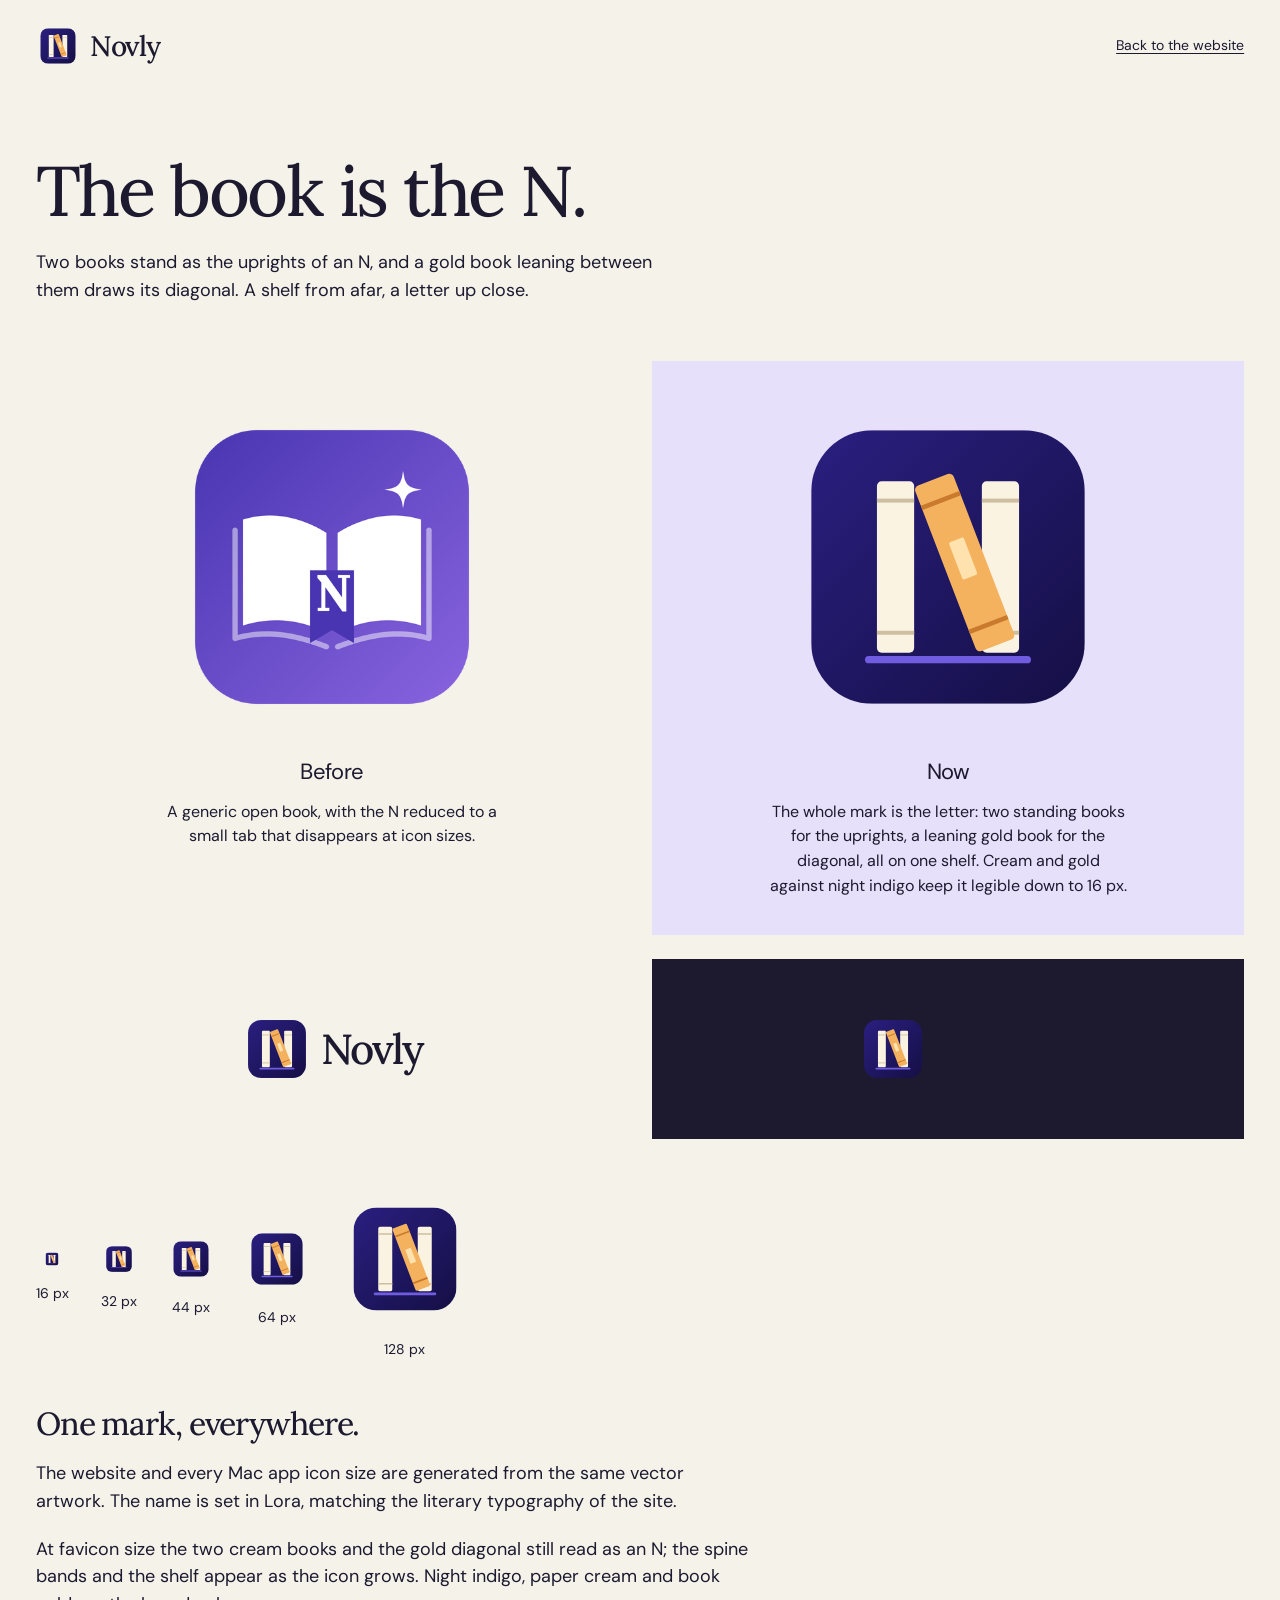
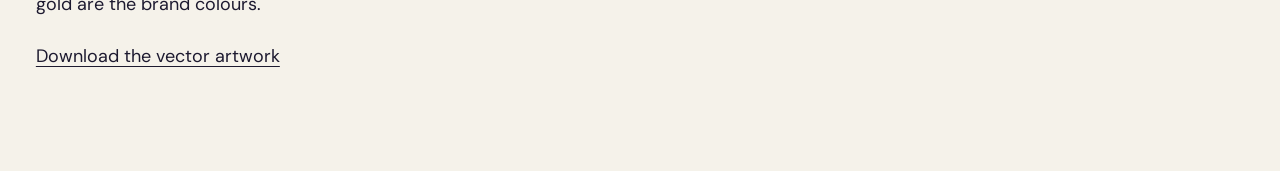
<file: brand.html>
<!doctype html>
<html lang="en">
<head>
  <meta charset="utf-8">
  <meta name="viewport" content="width=device-width,initial-scale=1">
  <meta name="robots" content="noindex">
  <title>Novly — the mark</title>
  <link rel="icon" href="assets/favicon.png" type="image/png">
  <link rel="stylesheet" href="assets/site.css">
  <style>
    .brand-review{padding-block:64px 100px}.review-heading{max-width:900px;margin-bottom:56px}.review-heading h1{font-size:clamp(38px,5.5vw,72px);max-width:900px;white-space:normal}.review-heading p{max-width:650px;margin-top:24px;font-size:18px}.review-comparison{display:grid;grid-template-columns:1fr 1fr;gap:24px}.review-panel{display:flex;align-items:center;flex-direction:column;padding:36px;background:var(--white);text-align:center}.review-panel.new{background:var(--lilac)}.review-panel>img{width:min(100%,340px);height:auto}.review-panel h2{font:400 22px/1.4 var(--sans);letter-spacing:-.03em;margin-top:20px}.review-panel p{max-width:360px;margin-top:12px;font-size:16px}.review-lockups{display:grid;grid-template-columns:1fr 1fr;gap:24px;margin-top:24px}.review-lockup{min-height:180px;display:flex;align-items:center;justify-content:center;gap:9px;background:var(--white)}.review-lockup.dark{background:var(--ink);color:var(--white)}.review-lockup .brand{font-size:42px;gap:8px}.review-lockup img{width:72px;height:72px}.review-scales{margin-top:56px;display:flex;align-items:center;flex-wrap:wrap;gap:32px}.review-scales figure{display:grid;justify-items:center;gap:16px}.review-scales img{width:var(--size);height:var(--size)}.review-scales figcaption{font-size:14px;color:var(--secondary)}.review-notes{margin-top:48px;max-width:720px}.review-notes h2{font-size:32px}.review-notes p{margin-top:20px}.review-notes a{display:inline-block;margin-top:24px}.header-review{display:flex;justify-content:space-between;align-items:center;padding-block:24px}.header-review>a:last-child{font-size:14px}@media(max-width:600px){.brand-review{padding-top:32px}.review-heading{margin-bottom:32px}.review-comparison{gap:12px}.review-panel{padding:18px 12px}.review-panel h2{font-size:18px}.review-panel p{font-size:14px}.review-lockups{grid-template-columns:1fr;gap:12px;margin-top:12px}.review-scales{gap:22px}.review-lockup{min-height:140px}.review-lockup .brand{font-size:36px}.review-lockup img{width:64px;height:64px}}
  </style>
</head>
<body>
  <header class="shell header-review"><a class="brand" href="index.html"><img src="assets/novely-icon.svg" width="44" height="44" alt=""><span>Novly</span></a><a href="index.html">Back to the website</a></header>
  <main class="shell brand-review">
    <div class="review-heading"><h1>The book is the N.</h1><p>Two books stand as the uprights of an N, and a gold book leaning between them draws its diagonal. A shelf from afar, a letter up close.</p></div>
    <div class="review-comparison">
      <section class="review-panel"><img src="assets/novely-icon-previous.png" width="340" height="340" alt="Previous Novly icon: an open book with a small N on a bookmark tab and a white spark."><h2>Before</h2><p>A generic open book, with the N reduced to a small tab that disappears at icon sizes.</p></section>
      <section class="review-panel new"><img src="assets/novely-icon.svg" width="340" height="340" alt="New Novly icon: three books on a shelf spell an N, two cream books standing and a gold book leaning between them, on deep night indigo."><h2>Now</h2><p>The whole mark is the letter: two standing books for the uprights, a leaning gold book for the diagonal, all on one shelf. Cream and gold against night indigo keep it legible down to 16 px.</p></section>
    </div>
    <div class="review-lockups"><div class="review-lockup"><span class="brand"><img src="assets/novely-icon.svg" width="72" height="72" alt=""><span>Novly</span></span></div><div class="review-lockup dark"><span class="brand"><img src="assets/novely-icon.svg" width="72" height="72" alt=""><span>Novly</span></span></div></div>
    <div class="review-scales" aria-label="The new mark at small sizes">
      <figure><img src="assets/novely-icon.svg" width="16" height="16" style="--size:16px" alt="Novly icon at 16 pixels"><figcaption>16 px</figcaption></figure>
      <figure><img src="assets/novely-icon.svg" width="32" height="32" style="--size:32px" alt="Novly icon at 32 pixels"><figcaption>32 px</figcaption></figure>
      <figure><img src="assets/novely-icon.svg" width="44" height="44" style="--size:44px" alt="Novly icon at 44 pixels"><figcaption>44 px</figcaption></figure>
      <figure><img src="assets/novely-icon.svg" width="64" height="64" style="--size:64px" alt="Novly icon at 64 pixels"><figcaption>64 px</figcaption></figure>
      <figure><img src="assets/novely-icon.svg" width="128" height="128" style="--size:128px" alt="Novly icon at 128 pixels"><figcaption>128 px</figcaption></figure>
    </div>
    <section class="review-notes"><h2>One mark, everywhere.</h2><p>The website and every Mac app icon size are generated from the same vector artwork. The name is set in Lora, matching the literary typography of the site.</p><p>At favicon size the two cream books and the gold diagonal still read as an N; the spine bands and the shelf appear as the icon grows. Night indigo, paper cream and book gold are the brand colours.</p><a href="assets/novely-icon.svg" download="Novly.svg">Download the vector artwork</a></section>
  </main>
</body>
</html>
</file>
<file: assets/site.css>
/* Novly — one motif: the ribbon bookmark that draws the N (its diagonal and its swallowtail notch). */

@font-face { font-family: "Lora"; src: url("lora-var.ttf") format("truetype"); font-weight: 400 700; font-style: normal; font-display: swap; }
@font-face { font-family: "Lora"; src: url("lora-italic-var.ttf") format("truetype"); font-weight: 400 700; font-style: italic; font-display: swap; }
@font-face { font-family: "DM Sans"; src: url("dm-sans-var.ttf") format("truetype"); font-weight: 100 1000; font-style: normal; font-display: swap; }

:root {
  color-scheme: light dark;
  /* brand: ink indigo, paper, ribbon gold */
  --ground: #f5f2ea;
  --tone: #ebe5d8;
  --ink: #1d1a30;
  --ink-soft: #57536a;
  --accent: #4a35c6;
  --accent-strong: #3a28a3;
  --accent-ink: #ffffff;
  --night: #221a5c;
  --night-ink: #f3eee4;
  --gold: #f4b25f;
  --gold-ink: #241a12;
  --lilac: #e6e0fa;
  --paper: #fdfcf9;
  --cream: #f3ead7;

  --serif: "Lora", Georgia, serif;
  --sans: "DM Sans", -apple-system, BlinkMacSystemFont, "Helvetica Neue", sans-serif;
  /* the five sizes */
  --s-display: clamp(52px, 6.4vw, 104px);
  --s-heading: clamp(36px, 4.2vw, 68px);
  --s-statement: clamp(22px, 2.2vw, 34px);
  --s-body: 18px;
  --s-small: 15px;

  --m: clamp(16px, 2.8vw, 44px);
  --section: clamp(120px, 13vw, 210px);
  --notch: clamp(28px, 3.4vw, 56px);
  --cut: clamp(72px, 9vw, 150px);

  --ease-out: cubic-bezier(0.22, 1, 0.36, 1);
  --ease-in-out: cubic-bezier(0.76, 0, 0.24, 1);
  --ease-soft: cubic-bezier(0.33, 1, 0.68, 1);
  --t-press: 140ms;
  --t-hover: 180ms;
  --t-ui: 260ms;
  --t-reveal: 820ms;
}

@media (prefers-color-scheme: dark) {
  :root {
    --ground: #14112a;
    --tone: #1f1a3d;
    --ink: #efeae1;
    --ink-soft: #b6b0c9;
    --accent: #8f7bff;
    --accent-strong: #a796ff;
    --accent-ink: #14112a;
    --night: #2b2273;
    --lilac: #2a2456;
    --cream: #e9dfca;
  }
}

*, *::before, *::after { box-sizing: border-box; }
html { scroll-behavior: smooth; scroll-padding-top: 24px; -webkit-text-size-adjust: 100%; }
body {
  margin: 0;
  background: var(--ground);
  color: var(--ink);
  font: 400 var(--s-body)/1.55 var(--sans);
  -webkit-font-smoothing: antialiased;
  text-rendering: optimizeLegibility;
  overflow-x: clip;
}
img, svg { display: block; max-width: 100%; }
img { height: auto; }
h1, h2, h3, p, figure, ul { margin: 0; padding: 0; }
ul { list-style: none; }
a { color: inherit; text-underline-offset: 0.22em; text-decoration-thickness: 0.07em; }
button, input { font: inherit; color: inherit; }
button { cursor: pointer; }
::selection { background: var(--gold); color: var(--gold-ink); }
:focus-visible { outline: 3px solid var(--accent); outline-offset: 4px; }

h1, h2 { font-family: var(--serif); font-weight: 450; letter-spacing: -0.035em; line-height: 0.98; text-wrap: balance; }
h2 { font-size: var(--s-heading); }
.statement { font-family: var(--serif); font-size: var(--s-statement); line-height: 1.32; letter-spacing: -0.015em; max-width: 34ch; text-wrap: pretty; }

.shell { width: min(100% - var(--m) * 2, 1520px); margin-inline: auto; }
.visually-hidden { position: absolute; width: 1px; height: 1px; overflow: hidden; clip-path: inset(50%); white-space: nowrap; }
.skip-link { position: absolute; z-index: 20; left: 16px; top: 12px; padding: 10px 18px; background: var(--ink); color: var(--ground); transform: translateY(-160%); }
.skip-link:focus { transform: none; }

/* The motif ------------------------------------------------------------- */
/* Buttons are ribbons: square, with the swallowtail notch at their end. */
.ribbon-button {
  display: inline-flex; align-items: center; gap: 0.6em;
  min-height: 52px; padding: 0 1.9em 0 1.25em;
  background: var(--accent); color: var(--accent-ink);
  font: 500 var(--s-small)/1 var(--sans); letter-spacing: -0.01em; text-decoration: none;
  border: 0;
  clip-path: polygon(0 0, 100% 0, calc(100% - 0.75em) 50%, 100% 100%, 0 100%);
  transition: transform var(--t-press) var(--ease-out), background-color var(--t-hover) ease;
}
.ribbon-button:active { transform: scale(0.97); }
.small-button { min-height: 42px; padding: 0 1.7em 0 1em; }
@media (hover: hover) and (pointer: fine) { .ribbon-button:hover { background: var(--accent-strong); } }

/* Pictures sit inside the ribbon's end: the bottom edge carries the notch. */
.notch-mask { clip-path: polygon(0 0, 100% 0, 100% 100%, 50% calc(100% - var(--notch)), 0 100%); overflow: hidden; }

/* Navigation --------------------------------------------------------------- */
.nav { position: relative; z-index: 3; display: flex; align-items: center; gap: 32px; height: 92px; }
.brand { display: inline-flex; align-items: center; gap: 10px; font: 500 var(--s-statement)/1 var(--serif); letter-spacing: -0.045em; text-decoration: none; }
.nav-links { display: flex; gap: 30px; margin-left: auto; font-size: var(--s-small); }
.nav-links a { text-decoration-color: transparent; transition: text-decoration-color var(--t-hover) ease; }
@media (hover: hover) and (pointer: fine) { .nav-links a:hover, .footer a:hover { text-decoration-color: currentColor; } }

/* Hero — fragment on a shaped stage ---------------------------------------------- */
.hero { position: relative; min-height: max(760px, 100svh); margin-top: -92px; padding-top: 92px; overflow: hidden; }
.hero-copy { position: relative; z-index: 2; padding-top: clamp(40px, 7vh, 96px); pointer-events: none; }
.hero-copy a, .hero-copy button { pointer-events: auto; }
.hero h1 { font-size: var(--s-display); max-width: 9.5em; }
.lines .line { display: block; overflow: hidden; padding-bottom: 0.1em; margin-bottom: -0.1em; }
.lines [data-line] { display: block; }
.hero-lead { margin-top: 28px; max-width: 38ch; font-size: var(--s-body); line-height: 1.5; }
.hero-action { display: flex; align-items: center; flex-wrap: wrap; gap: 14px 22px; margin-top: 30px; }
.note { font-size: var(--s-small); color: var(--ink-soft); }

.stage {
  position: absolute; z-index: 3;
  left: 46%; right: 0; top: 40%; bottom: 0;
  background: var(--accent);
  clip-path: polygon(var(--cut) 0, 100% 0, 100% 100%, 0 100%, 0 calc(var(--cut) * 1.05));
}
@media (prefers-color-scheme: dark) { .stage { background: var(--night); } }

/* The live manuscript: the product's own page, at true size. */
.page-ui {
  position: absolute; left: calc(var(--cut) * 0.9); top: 92px;
  width: min(640px, calc(100% - var(--cut) * 0.9 - 40px));
  background: var(--paper); color: #1c1917;
  border-radius: 12px 12px 0 0;
  font-family: var(--sans);
}
.page-ui__bar { display: flex; justify-content: space-between; gap: 16px; padding: 14px 22px; background: #f1efe9; border-radius: 12px 12px 0 0; font-size: 13px; color: #55515f; }
.page-ui__book { font-weight: 600; color: #1c1917; }
.page-ui__paper { padding: 26px 40px 160px; }
.page-ui__title { font: 600 30px/1.1 var(--serif); letter-spacing: -0.03em; margin-bottom: 14px; }
.manuscript { position: relative; }
.manuscript__mirror, .manuscript__input {
  margin: 0; padding: 0; border: 0;
  font: 400 17px/1.62 var(--serif); letter-spacing: 0; word-spacing: 0;
  white-space: pre-wrap; overflow-wrap: break-word;
  width: 100%;
}
.manuscript__mirror { color: #1c1917; min-height: 18em; }
.manuscript__mirror mark { color: inherit; border-radius: 4px; padding: 0 0.12em; margin: 0 -0.12em; background: color-mix(in srgb, var(--c) 18%, transparent); text-decoration: underline 2px color-mix(in srgb, var(--c) 60%, transparent); text-underline-offset: 0.18em; }
.manuscript__input {
  position: absolute; inset: 0; height: 100%;
  background: transparent; color: transparent; caret-color: #4a35c6;
  resize: none; outline: none;
}
.manuscript__input::selection { background: rgba(74, 53, 198, 0.25); color: transparent; }
.page-ui:focus-within { outline: 3px solid var(--gold); outline-offset: 4px; }
.menu-ui {
  position: absolute; left: 0; bottom: -12px; transform: translateY(100%);
  width: 280px; padding: 6px; background: #ffffff; color: #1c1917;
  border-radius: 10px; box-shadow: 0 18px 40px rgba(20, 12, 61, 0.22); /* taste-skill-ignore: a real dropdown overlay */
  font-size: 14px; z-index: 4;
  transform-origin: top left;
  transition: opacity var(--t-ui) var(--ease-out), transform var(--t-ui) var(--ease-out);
}
.menu-ui[hidden] { display: block; opacity: 0; pointer-events: none; transform: translateY(100%) scale(0.97); }
.menu-ui button { display: flex; align-items: center; gap: 10px; width: 100%; padding: 8px 10px; border: 0; background: transparent; border-radius: 7px; text-align: left; }
.menu-ui button.is-active, .menu-ui button:hover { background: #ece8fb; }
.menu-ui .dot { width: 18px; height: 18px; border-radius: 50%; background: var(--c); flex: none; }
.menu-ui small { margin-left: auto; color: #6d6878; font-size: 13px; }
.mentions-ui { display: flex; flex-wrap: wrap; gap: 8px; margin-top: 26px; font-size: 13px; min-height: 30px; }
.mentions-ui span { padding: 5px 10px; border-radius: 999px; background: color-mix(in srgb, var(--c) 16%, #fff); color: color-mix(in srgb, var(--c) 42%, #1c1917); }
.mentions-ui b { font-weight: 600; }

/* The real thing — signature shutter ----------------------------------------------- */
.room { padding-top: var(--section); }
.room-copy { display: grid; grid-template-columns: repeat(12, 1fr); gap: 0 24px; align-items: end; }
.room-copy h2 { grid-column: 1 / 7; }
.room-copy .statement { grid-column: 8 / 13; }
.room-shot { margin-top: 64px; }
.room-shot .shutter { background: transparent; }
.room-shot img { width: 100%; }
.room-shot figcaption { margin-top: 18px; font-size: var(--s-small); color: var(--ink-soft); }

/* Showcase — one control, blown up ----------------------------------------------- */
.showcase {
  position: relative; overflow: hidden; margin-top: var(--section);
  min-height: 92svh; padding-block: clamp(56px, 8vw, 110px);
  background: var(--gold); color: var(--gold-ink);
  transition: background-color 700ms var(--ease-in-out), color 700ms var(--ease-in-out);
}
.showcase[data-state="night"] { background: var(--night); color: var(--night-ink); }
.showcase-copy { position: relative; z-index: 2; }
.showcase h2 { font-size: var(--s-heading); max-width: 11em; }
.showcase-copy > p { margin-top: 22px; max-width: 44ch; font-size: var(--s-body); }
.showcase-copy .providers { font-size: var(--s-small); max-width: 52ch; }
.continuation { min-height: 7.5em; max-width: 40ch; margin-top: 30px !important; font: italic 400 var(--s-body)/1.55 var(--serif); }
.continuation:empty { min-height: 0; }
.control-wrap { position: absolute; right: -9vw; bottom: 9svh; z-index: 1; font-size: clamp(56px, 11.5svh, 136px); }
.continue-ui {
  display: inline-flex; align-items: center; gap: 0.4em;
  padding: 0.42em 0.95em 0.42em 0.7em; border: 0; border-radius: 999px;
  background: #4f46e5; color: #ffffff; /* taste-skill-ignore: the app's own button colour (data-ui) */
  font: 500 1em/1.1 var(--sans); letter-spacing: -0.03em; white-space: nowrap;
  transition: transform var(--t-press) var(--ease-out), background-color var(--t-hover) ease;
}
.continue-ui svg { width: 0.85em; height: 0.85em; fill: currentColor; }
.continue-ui:active { transform: scale(0.98); }
@media (hover: hover) and (pointer: fine) { .continue-ui:hover { background: #4338ca; } }
.showcase[data-state="night"] .continue-ui { background: var(--gold); color: var(--gold-ink); }

/* Features — close-ups on a board ----------------------------------------------- */
.board-section { margin-top: var(--section); padding-inline: 10px; }
.board {
  display: grid; grid-template-columns: repeat(12, 1fr); grid-auto-rows: 104px; gap: 8px;
  grid-template-areas:
    "h h h h h h ai ai ai sb sb sb"
    "h h h h h h ai ai ai sb sb sb"
    "in in in in in in ai ai ai sb sb sb"
    "in in in in in in ai ai ai sb sb sb"
    "ch ch ch ch ch ch sh sh sh me me me"
    "ch ch ch ch ch ch sh sh sh me me me"
    "ch ch ch ch ch ch sh sh sh hl hl hl"
    "ch ch ch ch ch ch sh sh sh hl hl hl";
}
.tile { position: relative; overflow: hidden; padding: 20px; }
.t-heading { grid-area: h; background: var(--tone); }
.t-heading h2 { max-width: 9em; }
.t-ai { grid-area: ai; background: var(--lilac); }
.t-sidebar { grid-area: sb; background: var(--cream); color: #1c1917; }
.t-insight { grid-area: in; background: var(--night); color: var(--night-ink); }
.t-chart { grid-area: ch; background: #e8dcc4; color: #1c1917; }
.t-shelf { grid-area: sh; background: var(--tone); }
.t-mentions { grid-area: me; background: var(--accent); color: var(--accent-ink); }
.t-highlight { grid-area: hl; background: var(--gold); color: var(--gold-ink); }

.tile-media { position: absolute; inset: 0 0 100px 0; overflow: hidden; }
.tile-media img { width: 100%; height: 100%; object-fit: cover; }
.t-ai .tile-media img { object-position: 20% 8%; transform: scale(1.18); transform-origin: 0 0; }
.t-sidebar .tile-media img { object-position: 0 0; transform: scale(1.3); transform-origin: 0 0; }
.t-shelf .tile-media img { object-position: 50% 0; }
.t-chart .tile-media img { object-position: 40% 35%; }
.tile figcaption, .tile .caption { position: absolute; left: 20px; right: 20px; bottom: 20px; font-size: var(--s-small); line-height: 1.4; }
.tile figcaption strong, .tile .caption strong { display: block; font-size: var(--s-body); font-weight: 600; letter-spacing: -0.01em; margin-bottom: 2px; }

.insight-ui {
  position: absolute; left: 20px; top: 20px; right: -10%;
  display: grid; grid-template-columns: auto 1fr; gap: 0.3em 0.55em; align-items: start;
  padding: 0.6em 0.8em; border-radius: 0.5em; background: #ffffff; color: #1c1917;
  font: 500 clamp(16px, 1.55vw, 24px)/1.25 var(--sans);
}
.insight-ui__dot { width: 0.5em; height: 0.5em; margin-top: 0.4em; border-radius: 50%; background: #f59e0b; }
.insight-ui__actions { grid-column: 2; display: flex; gap: 0.5em; font-size: 0.6em; }
.insight-ui__actions span { padding: 0.25em 0.7em; border-radius: 999px; background: #ece8fb; color: #3a28a3; }
.insight-ui__actions span + span { background: #f1efe9; color: #55515f; }

.chips-ui { position: absolute; left: 20px; top: 22px; display: flex; flex-wrap: wrap; gap: 0.35em; width: 160%; font: 500 clamp(18px, 1.9vw, 30px)/1 var(--sans); }
.chips-ui span { padding: 0.35em 0.6em; border-radius: 999px; background: #ffffff; color: color-mix(in srgb, var(--c) 42%, #1c1917); white-space: nowrap; }
.chips-ui b { font-weight: 700; }
.highlight-ui { position: absolute; left: 20px; top: 26px; width: 150%; font: 400 clamp(22px, 2.4vw, 38px)/1.2 var(--serif); }
.highlight-ui mark { background: rgba(255, 255, 255, 0.72); color: #1c1917; padding: 0 0.15em; }

/* The band ------------------------------------------------------------------- */
.ribbon-band { margin-top: var(--section); overflow: hidden; }
.ribbon-band__strip {
  height: clamp(44px, 5vw, 80px); width: 86%; margin-left: -4%;
  background: var(--gold);
  clip-path: polygon(0 0, 100% 0, calc(100% - var(--notch)) 50%, 100% 100%, 0 100%);
}

/* About — words and pictures ------------------------------------------------- */
.carroll { padding-top: clamp(80px, 9vw, 140px); }
.carroll-grid { display: grid; grid-template-columns: repeat(12, 1fr); gap: 0 24px; align-items: start; }
.carroll-copy { grid-column: 1 / 6; padding-top: 24px; }
.carroll-copy .statement { margin-top: 28px; }
.carroll-detail { margin-top: 24px; max-width: 40ch; }
.carroll-main { grid-column: 7 / 12; grid-row: 1 / 3; background: #d9c7a3; }
.carroll-main img { width: 100%; transform-origin: center; }
.carroll-small { grid-column: 1 / 6; grid-row: 2; align-self: start; margin-top: 48px; background: #fff; }
.carroll-small video { display: block; width: 100%; height: auto; aspect-ratio: 854 / 436; object-fit: cover; }
.credit { grid-column: 7 / 12; margin-top: 16px; font-size: var(--s-small); color: var(--ink-soft); }

/* How it works — stages as one bar ------------------------------------------------- */
.journey { padding-top: var(--section); }
.journey h2 { font-size: var(--s-display); max-width: 11em; }
.bar, .bar-notes { display: flex; gap: 6px; }
.bar { margin-top: 64px; height: 22vh; min-height: 150px; }
.bar__seg { flex: var(--grow) 1 0; min-width: 12%; padding: 20px; transform-origin: left center; }
.bar__label { font: 500 var(--s-statement)/1.1 var(--serif); letter-spacing: -0.02em; }
.s1 { background: var(--gold); color: var(--gold-ink); }
.s2 { background: var(--accent); color: var(--accent-ink); }
.s3 { background: var(--night); color: var(--night-ink); }
.s4 { background: var(--lilac); color: var(--ink); }
.bar-notes { margin-top: 18px; }
.bar-notes p { flex: var(--grow) 1 0; min-width: 12%; font-size: var(--s-body); line-height: 1.4; padding-right: 16px; text-wrap: pretty; }

/* List — one item per poster line ------------------------------------------------ */
.poster { margin-top: var(--section); padding-block: 80px; background: var(--night); color: var(--night-ink); }
.poster-list { padding-inline: var(--m); }
.poster-list li { display: flex; align-items: baseline; justify-content: space-between; gap: 24px; }
.poster-item { font: 450 var(--s-display)/0.94 var(--serif); letter-spacing: -0.045em; text-transform: lowercase; transition: color var(--t-hover) ease; }
.poster-fact { display: inline-flex; align-items: center; gap: 12px; font-size: var(--s-body); font-variant-numeric: tabular-nums; text-align: right; }
.poster-fact::before { content: ""; width: 12px; height: 18px; background: var(--gold); clip-path: polygon(0 0, 100% 0, 100% 100%, 50% 72%, 0 100%); flex: none; }
@media (hover: hover) and (pointer: fine) { .poster-list li:hover .poster-item { color: var(--gold); } }

/* FAQ — tabbed index cards ----------------------------------------------------- */
.faq { padding-top: var(--section); }
.faq-inner { display: grid; grid-template-columns: repeat(12, 1fr); gap: 0 24px; }
.faq h2 { grid-column: 3 / 11; }
.cards { grid-column: 3 / 11; margin-top: 48px; }
.card { position: relative; margin-top: -16px; padding-top: 40px; }
.card:first-child { margin-top: 0; }
.card:nth-child(3n + 1) { --card: var(--lilac); --card-ink: var(--ink); }
.card:nth-child(3n + 2) { --card: var(--cream); --card-ink: #1c1917; }
.card:nth-child(3n + 3) { --card: var(--tone); --card-ink: var(--ink); }
.card__tab {
  display: block; width: 100%; padding: 0; border: 0; background: none; text-align: left; color: var(--card-ink);
}
.card__topic {
  position: absolute; top: 0; left: calc(var(--n) * (100% - 200px) / 5);
  display: flex; align-items: center; height: 41px; width: 200px; padding: 0 22px;
  background: var(--card); font-size: var(--s-small);
  clip-path: polygon(14px 0, calc(100% - 14px) 0, 100% 100%, 0 100%);
}
.card__q { display: block; padding: 22px 26px 34px; background: var(--card); font: 500 var(--s-body)/1.3 var(--sans); letter-spacing: -0.01em; }
.card__panel { display: grid; grid-template-rows: 0fr; background: var(--card); color: var(--card-ink); transition: grid-template-rows 360ms var(--ease-out); }
.card__panel > div { overflow: hidden; }
.card__panel p { max-width: 50ch; padding: 0 26px 34px; font-size: var(--s-body); }
.card.is-open .card__panel { grid-template-rows: 1fr; }
@media (hover: hover) and (pointer: fine) { .card__tab:hover .card__q { text-decoration: underline; text-decoration-thickness: 0.06em; } }

/* CTA — a sentence with a blank -------------------------------------------------- */
.cta { padding-block: var(--section); }
.cta-grid { display: grid; grid-template-columns: repeat(12, 1fr); gap: 0 24px; align-items: end; }
.cta-sentence { grid-column: 1 / 10; display: flex; flex-wrap: wrap; align-items: last baseline; gap: 18px 28px; }
.cta-sentence h2 { font-size: var(--s-heading); line-height: 1.12; }
.cta-sentence h2 > span { display: block; white-space: nowrap; }
.cta-sentence input {
  width: 6.4em; height: 1.08em; padding: 0 0.25em; margin-left: 0.1em; vertical-align: baseline;
  border: 0; background: var(--tone); color: var(--ink); letter-spacing: -0.03em;
  clip-path: polygon(0 0, 100% 0, calc(100% - 0.28em) 50%, 100% 100%, 0 100%);
}
.cta-sentence input::placeholder { color: var(--ink-soft); opacity: 0.7; }
.cta-sentence input:focus { outline: none; background: var(--lilac); }
.cta-button {
  min-height: 56px; padding: 0 2em 0 1.3em; border: 0;
  background: var(--accent); color: var(--accent-ink); font: 500 var(--s-body)/1 var(--sans);
  clip-path: polygon(0 0, 100% 0, calc(100% - 0.8em) 50%, 100% 100%, 0 100%);
  transition: transform var(--t-press) var(--ease-out), background-color var(--t-hover) ease;
}
.cta-button:active { transform: scale(0.97); }
@media (hover: hover) and (pointer: fine) { .cta-button:hover { background: var(--accent-strong); } }
.cta-note { grid-column: 1 / 8; grid-row: 2; margin-top: 22px; font-size: var(--s-small); color: var(--ink-soft); }
.cover-ui {
  grid-column: 10 / 13; grid-row: 1 / 3; position: relative; aspect-ratio: 3 / 4; overflow: hidden;
  background: #4a35c6; color: #fff8ea; padding: 26px 22px;
  display: flex; flex-direction: column; justify-content: flex-end;
}
.cover-ui__ribbon { position: absolute; left: 0; top: 0; width: 100%; height: 100%; background: var(--gold); clip-path: polygon(0 0, 22% 0, 100% 74%, 100% 92%, 82% 100%, 0 14%); opacity: 0.95; }
.cover-ui__title { position: relative; font: 500 var(--s-statement)/1.05 var(--serif); letter-spacing: -0.03em; overflow-wrap: anywhere; }
.cover-ui__author { position: relative; margin-top: 8px; font-size: var(--s-small); opacity: 0.85; }

/* Footer — the mark, built large -------------------------------------------------- */
.footer { background: var(--night); color: var(--night-ink); padding-block: clamp(56px, 7vw, 100px) 36px; }
.footer-mark { display: flex; align-items: flex-end; gap: clamp(20px, 4vw, 56px); padding-bottom: clamp(16px, 3vw, 40px); }
.mark-large { width: clamp(120px, 22vw, 300px); height: auto; flex: none; }
.footer-word { font-family: var(--serif); font-size: clamp(56px, 14vw, 220px); line-height: 1; letter-spacing: -0.05em; color: var(--cream); margin: 0 0 -0.13em; }
.m-page { fill: var(--cream); }
.m-band { fill: color-mix(in srgb, var(--cream) 70%, var(--night)); }
.m-ribbon { fill: var(--gold); }
.m-ribbon-band { fill: color-mix(in srgb, var(--gold) 70%, #6b3a10); }
.m-shelf { fill: color-mix(in srgb, var(--accent) 70%, var(--cream)); }
.maker { display: grid; grid-template-columns: auto minmax(0, 1fr); gap: 28px; align-items: start; margin-top: 56px; max-width: 880px; }
.maker__photo { width: 96px; height: 96px; border-radius: 50%; object-fit: cover; outline: 3px solid var(--gold); outline-offset: 4px; }
.maker__text { display: grid; gap: 12px; font-size: var(--s-small); line-height: 1.6; color: color-mix(in srgb, var(--night-ink) 82%, transparent); }
.maker__text p { max-width: 62ch; }
.maker__lead { font-family: var(--serif); font-weight: 450; font-size: var(--s-statement); line-height: 1.25; letter-spacing: -0.015em; color: var(--night-ink); }
.maker__links { display: flex; flex-wrap: wrap; gap: 8px 22px; font-weight: 600; color: var(--night-ink); }
.maker__links a, .footer-bottom a:not(.ribbon-button) { text-decoration-color: currentColor; text-underline-offset: 3px; }
.footer-links { display: grid; grid-template-columns: repeat(12, 1fr); gap: 32px 24px; margin-top: 56px; font-size: var(--s-small); }
.footer-links nav { grid-column: span 2; display: flex; flex-direction: column; gap: 10px; }
.footer-links p:first-child { font-weight: 600; margin-bottom: 4px; }
.footer-links a { text-decoration-color: transparent; transition: text-decoration-color var(--t-hover) ease; }
.footer-credits { grid-column: 9 / 13; display: flex; flex-direction: column; gap: 10px; line-height: 1.5; }
.footer-credits a { text-decoration-color: currentColor; }
.footer-credits p { max-width: 60ch; }
.footer-bottom { display: flex; align-items: center; justify-content: space-between; gap: 20px; margin-top: 64px; font-size: var(--s-small); }
.footer .ribbon-button { background: var(--gold); color: var(--gold-ink); }

/* Phone ----------------------------------------------------------------------- */
@media (max-width: 860px) {
  .nav { height: 76px; gap: 16px; }
  .nav-links { display: none; }
  .nav .ribbon-button { margin-left: auto; }
  .hero { min-height: 0; margin-top: -76px; padding-top: 76px; }
  .hero h1 { font-size: 11vw; }

  .stage { position: relative; left: auto; top: auto; margin-top: 44px; height: 640px; --cut: 72px; }
  .page-ui { left: 16px; top: 88px; width: calc(100% - 16px); border-radius: 12px 0 0 0; }
  .page-ui__bar { border-radius: 12px 0 0 0; }
  .page-ui__paper { padding: 22px 22px 120px; }
  .page-ui__stats { display: none; }
  .room-copy { display: block; }
  .room-copy .statement { margin-top: 20px; }
  .showcase { min-height: 86svh; }
  .control-wrap { right: auto; left: -4vw; bottom: 7svh; font-size: 13vw; } /* the enlarged product control (data-ui) */

  .board { grid-template-columns: 1fr 1fr; grid-auto-rows: 28vw; gap: 6px;
    grid-template-areas: "h h" "h h" "ai ai" "ai ai" "ai ai" "in in" "in in" "sb me" "sb me" "sb hl" "sb hl" "ch ch" "ch ch" "ch ch" "sh sh" "sh sh" "sh sh"; }
  .insight-ui { right: 14px; font-size: 16px; }
  .t-heading h2, .faq h2, .showcase h2, .room-copy h2, .carroll h2 { font-size: 9vw; }
  .tile figcaption, .tile .caption { left: 14px; right: 14px; bottom: 14px; }

  .tile-media { inset: 0 0 92px 0; }

  .carroll-grid { display: block; }
  .carroll-main { margin-top: 40px; }
  .carroll-small { width: 56%; margin-top: 16px; }
  .credit { margin-top: 12px; }
  .journey h2 { font-size: 11vw; }
  .bar { flex-direction: column; height: 70svh; }
  .bar__seg { flex: var(--grow) 1 0; min-width: 0; min-height: 72px; }
  .bar-notes { flex-direction: column; gap: 6px; }
  .bar-notes p { max-width: 40ch; }
  .poster-list li { flex-direction: column; align-items: flex-start; gap: 6px; margin-bottom: 22px; }
  .poster-item { font-size: 11vw; }
  .poster-fact { text-align: left; }
  .faq h2, .cards { grid-column: 1 / -1; }

  .card__topic { left: calc(var(--n) * (100% - 120px) / 5); width: 120px; padding: 0 14px; }
  .card__q { padding: 18px 20px 28px; }
  .card__panel p { padding: 0 20px 26px; }
  .cta-sentence { grid-column: 1 / -1; }
  .cta-sentence h2 { font-size: 9vw; }
  .cta-sentence input { width: 5.2em; }
  .cta-note { grid-column: 1 / -1; }
  .cover-ui { grid-column: 1 / 7; grid-row: auto; margin-top: 32px; }
  .footer-links nav { grid-column: span 6; }
  .footer-credits { grid-column: 1 / -1; }
  .footer-bottom { flex-wrap: wrap; }
  .maker { grid-template-columns: 1fr; gap: 20px; }
  .maker__photo { width: 76px; height: 76px; }
}

/* Motion ---------------------------------------------------------------------- */
@media (prefers-reduced-motion: no-preference) {
  /* hero load: lines rise from behind their baseline, then the rest */
  .js .lines [data-line] { transform: translateY(105%); animation: line-up 1000ms var(--ease-out) forwards; animation-delay: calc(var(--i) * 120ms + 120ms); }
  .js [data-rise] { opacity: 0; transform: translateY(22px); animation: rise var(--t-reveal) var(--ease-out) forwards; animation-delay: calc(var(--i, 0) * 110ms + 200ms); }
  .js .stage[data-rise] { transform: translateY(60px); animation-duration: 1200ms; }

  /* sections: parts arrive in reading order */
  .js [data-reveal] { opacity: 0; transform: translateY(26px); transition: opacity 700ms var(--ease-out), transform 900ms var(--ease-out); transition-delay: calc(var(--i, 0) * 80ms); }
  .js [data-reveal].is-in { opacity: 1; transform: none; }
  .js .poster-list li[data-reveal] { transform: translateY(40%); }
  .js .poster-list li[data-reveal].is-in { transform: none; }

  /* signature: the app opens like a shutter */
  .js [data-shutter] .shutter { clip-path: inset(0 0 100% 0); transition: clip-path 1200ms var(--ease-in-out); }
  .js [data-shutter] .shutter img { transform: scale(1.12); transition: transform 1700ms var(--ease-soft); }
  .js [data-shutter].is-in .shutter { clip-path: inset(0 0 0 0); }
  .js [data-shutter].is-in .shutter img { transform: none; }

  /* the bar fills stage by stage */
  .js .bar[data-reveal] { opacity: 1; transform: none; }
  .js .bar .bar__seg { transform: scaleX(0); transition: transform 900ms var(--ease-out); }
  .js .bar.is-in .bar__seg { transform: none; }
  .js .bar.is-in .s2 { transition-delay: 140ms; }
  .js .bar.is-in .s3 { transition-delay: 280ms; }
  .js .bar.is-in .s4 { transition-delay: 420ms; }

  /* close-ups settle */
  .js .picture-tile img { transition: transform 1600ms var(--ease-soft); }
  .js .picture-tile:not(.is-in) img { transform: scale(1.08); }

  /* moving pictures and the band: tied to the scroll */
  @supports (animation-timeline: view()) {
    .drift { animation: drift linear both; animation-timeline: view(); animation-range: entry 0% exit 100%; }
    .drift-tile img { animation: drift-slow linear both; animation-timeline: view(); animation-range: entry 0% exit 100%; }
    .drift-x { animation: drift-x linear both; animation-timeline: view(); animation-range: entry 0% exit 100%; }
  }
}
@keyframes line-up { to { transform: none; } }
@keyframes rise { to { opacity: 1; transform: none; } }
@keyframes drift { from { transform: translateY(-5%) scale(1.08); } to { transform: translateY(5%) scale(1.08); } }
@keyframes drift-slow { from { transform: scale(1.14) translate(-2%, -3%); } to { transform: scale(1.14) translate(2%, 3%); } }
@keyframes drift-x { from { transform: translateX(-5%); } to { transform: translateX(5%); } }

/* Brand page (brand.html) keeps working with these. */
.small { font-size: var(--s-small); color: var(--ink-soft); line-height: 1.6; }
.button { display: inline-flex; align-items: center; min-height: 48px; padding: 0 22px; background: var(--ink); color: var(--ground); text-decoration: none; }

@media (prefers-reduced-motion: reduce) { .carroll-small video { display: none; } .carroll-small { background: center / cover url("writing-with-fountain-pen-poster.jpg"); aspect-ratio: 854 / 436; } }

/* Hero carousel ------------------------------------------------------------------- */
.slides { position: absolute; inset: 0; }
.slide { position: absolute; inset: 0; visibility: hidden; }
.slide.is-active, .slide.is-leaving { visibility: visible; }
.slide-tabs { position: absolute; z-index: 3; top: 26px; left: calc(var(--cut) * 0.9); display: flex; gap: 6px; }
.slide-tab {
  position: relative; overflow: hidden; display: flex; align-items: center; height: 38px; padding: 0 1.9em 0 1em;
  border: 0; background: rgba(255, 255, 255, 0.16); color: #ffffff; font: 500 var(--s-small)/1 var(--sans);
  clip-path: polygon(0 0, 100% 0, calc(100% - 0.75em) 50%, 100% 100%, 0 100%);
  transition: background-color var(--t-hover) ease, transform var(--t-press) var(--ease-out);
}
.slide-tab:active { transform: scale(0.97); }
.slide-tab.is-active { background: rgba(255, 255, 255, 0.24); }
.slide-tab__fill { position: absolute; inset: 0; background: var(--gold); transform: scaleX(0); transform-origin: left; }
.slide-tab.is-done .slide-tab__fill { transform: scaleX(1); opacity: 0.35; }
.slide-tab.is-active .slide-tab__fill { transform: scaleX(1); }
.slide-tab__label { position: relative; }
.slide-tab.is-active .slide-tab__label { color: var(--gold-ink); }
@media (hover: hover) and (pointer: fine) { .slide-tab:hover { background: rgba(255, 255, 255, 0.3); } }

/* the gold ribbon along the stage's diagonal cut */
.stage-ribbon { position: absolute; z-index: 2; left: 0; top: 0; width: var(--cut); height: calc(var(--cut) * 1.05); overflow: visible; pointer-events: none; }
.stage-ribbon path { fill: none; stroke: var(--gold); stroke-width: 7; vector-effect: non-scaling-stroke; stroke-dasharray: 260; stroke-dashoffset: 0; }

/* slide 2: the AI writing */
.ai-page { font: 400 17px/1.62 var(--serif); margin-bottom: 1em; }
.ai-page--typing { min-height: 8em; }
.caret { display: inline-block; width: 2px; height: 1.1em; margin-left: 1px; vertical-align: -0.18em; background: #4a35c6; }
.assistant-ui {
  position: absolute; right: 28px; bottom: 36px; width: 300px; padding: 16px; border-radius: 12px;
  background: #ffffff; color: #1c1917; font: 400 14px/1.4 var(--sans);
  box-shadow: 0 22px 50px rgba(20, 12, 61, 0.28); /* taste-skill-ignore: a floating panel in the product */
}
.assistant-ui__head { display: grid; grid-template-columns: 30px 1fr; column-gap: 10px; font-weight: 600; }
.assistant-ui__head small { grid-column: 2; font-weight: 400; color: #6d6878; font-size: 13px; }
.assistant-ui__mark { grid-row: 1 / 3; width: 30px; height: 30px; border-radius: 8px; background: #4f46e5; } /* taste-skill-ignore: the app's colour */
.assistant-ui__ask { margin-top: 12px; padding: 10px 12px; border-radius: 8px; background: #f1efe9; color: #3f3b48; }
.assistant-ui__button { display: flex; align-items: center; justify-content: center; gap: 8px; margin-top: 10px; padding: 10px; border-radius: 999px; background: #4f46e5; color: #fff; font-weight: 500; } /* taste-skill-ignore: the app's button */
.spinner { width: 14px; height: 14px; border-radius: 50%; border: 2px solid rgba(255, 255, 255, 0.35); border-top-color: #fff; }

/* slide 3: a character card */
.cast-ui {
  position: absolute; left: calc(var(--cut) * 0.9); top: 92px; width: min(560px, calc(100% - var(--cut) * 0.9 - 40px));
  padding: 28px 30px 140px; border-radius: 12px 12px 0 0; background: #ffffff; color: #1c1917; font: 400 15px/1.45 var(--sans);
}
.cast-ui__hero { display: flex; align-items: center; gap: 16px; padding-bottom: 20px; }
.cast-ui__avatar { display: grid; place-items: center; width: 64px; height: 64px; border-radius: 50%; background: #f59e0b; color: #fff; font: 600 28px/1 var(--serif); }
.cast-ui__name { font: 600 28px/1.1 var(--serif); letter-spacing: -0.03em; }
.cast-ui__aka { color: #6d6878; }
.cast-ui__aka span { padding: 2px 9px; border-radius: 999px; background: #fef3c7; color: #8a4b05; font-size: 13px; }
.cast-ui__facts { display: grid; gap: 10px; margin: 0; }
.cast-ui__facts div { padding: 12px 14px; border-radius: 9px; background: #faf7f0; }
.cast-ui__facts dt { font-size: 13px; font-weight: 600; color: #8a4b05; }
.cast-ui__facts dd { margin: 2px 0 0; }
.cast-ui__label { margin-top: 18px; font-size: 13px; font-weight: 600; color: #6d6878; }
.cast-ui__rel { display: flex; align-items: center; gap: 10px; margin-top: 8px; }
.cast-ui__rel em { margin-left: auto; font-style: normal; font-size: 13px; padding: 2px 9px; border-radius: 999px; background: #f1efe9; color: #55515f; }
.cast-ui__mini { display: grid; place-items: center; width: 28px; height: 28px; border-radius: 50%; background: #7c3aed; color: #fff; font-size: 13px; font-weight: 600; } /* taste-skill-ignore: Ivo's colour in the app */
.cast-ui__mini--place { background: #10b981; }
.cast-ui__foot { margin-top: 18px; padding: 10px 14px; border-radius: 9px; background: #fef3c7; color: #8a4b05; font-weight: 500; }

/* slide 4: a picture-book page on its canvas */
.kids-ui { position: absolute; left: calc(var(--cut) * 0.9); top: 92px; width: min(720px, calc(100% - var(--cut) * 0.9 - 30px)); background: #f1efe9; border-radius: 12px 12px 0 0; overflow: hidden; }
.kids-ui__bar { display: flex; justify-content: space-between; padding: 12px 18px; font: 500 13px/1 var(--sans); color: #55515f; }
.kids-ui__canvas { position: relative; aspect-ratio: 4 / 3; background: #1f2a63; overflow: hidden; }
.kids-ui__moon { position: absolute; right: 12%; top: 12%; width: 18%; aspect-ratio: 1; border-radius: 50%; background: #fdf3c4; }
.kids-ui__hill { position: absolute; left: -10%; right: -10%; bottom: -38%; height: 62%; border-radius: 50%; background: #2f7d5b; }
.kids-ui__star { position: absolute; width: 2.2%; aspect-ratio: 1; background: #ffe7a1; clip-path: polygon(50% 0, 62% 38%, 100% 50%, 62% 62%, 50% 100%, 38% 62%, 0 50%, 38% 38%); }
.s-a { left: 14%; top: 18%; } .s-b { left: 34%; top: 9%; width: 3.2%; } .s-c { left: 56%; top: 26%; } .s-d { left: 24%; top: 36%; width: 1.6%; }
.kids-ui__text { position: absolute; left: 7%; right: 7%; bottom: 9%; padding: 0.6em 0.9em; border-radius: 10px; background: rgba(255, 255, 255, 0.9); color: #1e293b; font: 500 clamp(17px, 1.7vw, 24px)/1.35 "Chalkboard SE", "Comic Sans MS", var(--sans); text-align: center; }
.kids-ui__text b { color: #b45309; }

@media (max-width: 860px) {
  .slide-tabs { left: 16px; top: 84px; flex-wrap: wrap; right: 16px; }
  .slide-tab { height: 34px; }
  .stage { height: 700px; }
  .page-ui, .cast-ui, .kids-ui { top: 140px; left: 16px; width: calc(100% - 16px); }
  .assistant-ui { right: 12px; bottom: 24px; width: 250px; }
}

@media (prefers-reduced-motion: no-preference) {
  /* incoming slide wipes in along the ribbon's diagonal; the outgoing one drifts away */
  .slide.is-active { animation: slide-in 900ms var(--ease-in-out) both; }
  .slide.is-leaving { animation: slide-out 700ms var(--ease-in-out) both; }
  .slide.is-first { animation: none; }
  .js .stage-ribbon path { stroke-dashoffset: 260; animation: draw-ribbon 1400ms var(--ease-out) 900ms forwards; }
  .slide-tab.is-active .slide-tab__fill { transform: scaleX(0); animation: tab-fill var(--slide-time, 7000ms) linear forwards; }
  .slides.is-paused ~ .slide-tabs .slide-tab.is-active .slide-tab__fill, .slide-tabs.is-paused .slide-tab.is-active .slide-tab__fill { animation-play-state: paused; }
  .caret { animation: blink 1s steps(1) infinite; }
  .spinner { animation: spin 900ms linear infinite; }
  .kids-ui__star { animation: twinkle 3.2s ease-in-out infinite; }
  .s-b { animation-delay: -1.1s; } .s-c { animation-delay: -2.1s; } .s-d { animation-delay: -0.6s; }
  .kids-ui__moon { animation: moon 9s ease-in-out infinite alternate; }
  .slides { transition: transform 600ms var(--ease-out); }
}
@keyframes slide-in { from { clip-path: polygon(0 0, 0 0, 0 0, 0 0); transform: translate(36px, 24px); } 60% { transform: none; } to { clip-path: polygon(0 0, 200% 0, 0 200%, 0 0); transform: none; } }
@keyframes slide-out { from { opacity: 1; transform: none; } to { opacity: 0; transform: translate(-40px, -12px); } }
@keyframes draw-ribbon { to { stroke-dashoffset: 0; } }
@keyframes tab-fill { to { transform: scaleX(1); } }
@keyframes blink { 50% { opacity: 0; } }
@keyframes spin { to { transform: rotate(360deg); } }
@keyframes twinkle { 0%, 100% { opacity: 1; transform: scale(1); } 50% { opacity: 0.35; transform: scale(0.7); } }
@keyframes moon { to { transform: translate(-8px, 6px); } }

/* STORY MAP */
.map-section { margin-top: var(--section); padding-block: clamp(64px, 8vw, 120px); background: var(--night); color: var(--night-ink); }
.map-copy { display: grid; grid-template-columns: repeat(12, 1fr); gap: 0 24px; align-items: end; }
.map-copy h2 { grid-column: 1 / 7; }
.map-copy .statement { grid-column: 8 / 13; }
.map-switch { display: flex; gap: 8px; margin-top: 48px; }
.map-tab { font: inherit; font-size: var(--s-small); font-weight: 600; color: var(--night-ink); background: transparent; border: 0; background: color-mix(in srgb, var(--night-ink) 12%, transparent); border-radius: 999px; padding: 8px 18px; cursor: pointer; transition: background var(--t-hover) ease, color var(--t-hover) ease; }
.map-tab:hover { background: color-mix(in srgb, var(--night-ink) 22%, transparent); }
.map-tab[aria-selected="true"] { background: var(--gold); color: var(--gold-ink); }
.map-tab:focus-visible { outline: 2px solid var(--gold); outline-offset: 3px; }
.map-shot { margin-top: 24px; padding-inline: 10px; --notch: clamp(12px, 1.4vw, 22px); }
.map-frames { display: grid; }
.map-frame { grid-area: 1 / 1; width: 100%; opacity: 0; transition: opacity 600ms var(--ease-in-out); }
.map-frame.is-active { opacity: 1; }
.map-notes { display: grid; grid-template-columns: repeat(12, 1fr); gap: 24px; margin-top: 56px; }
.map-notes__lead { grid-column: 1 / 5; font-family: var(--serif); font-size: var(--s-statement); line-height: 1.3; max-width: 22ch; }
.map-notes__list { grid-column: 6 / 13; list-style: none; margin: 0; padding: 0; display: grid; }
.map-notes__list { gap: 22px; }
.map-notes__list li { display: grid; grid-template-columns: minmax(0, 1fr) minmax(0, 1.2fr); gap: 4px 32px; align-items: baseline; font-size: var(--s-small); line-height: 1.5; }
.map-notes__list strong { color: var(--gold); }
.map-notes__list strong { font-size: var(--s-body); line-height: 1.35; }
.map-notes__list span { color: color-mix(in srgb, var(--night-ink) 78%, transparent); }
@media (max-width: 860px) {
  .map-copy h2, .map-copy .statement { grid-column: 1 / -1; }
  .map-copy .statement { margin-top: 20px; }
  .map-notes__lead, .map-notes__list { grid-column: 1 / -1; }
  .map-notes__list li { grid-template-columns: 1fr; }
}
@media (prefers-reduced-motion: reduce) { .map-frame { transition: none; } }
</file>
